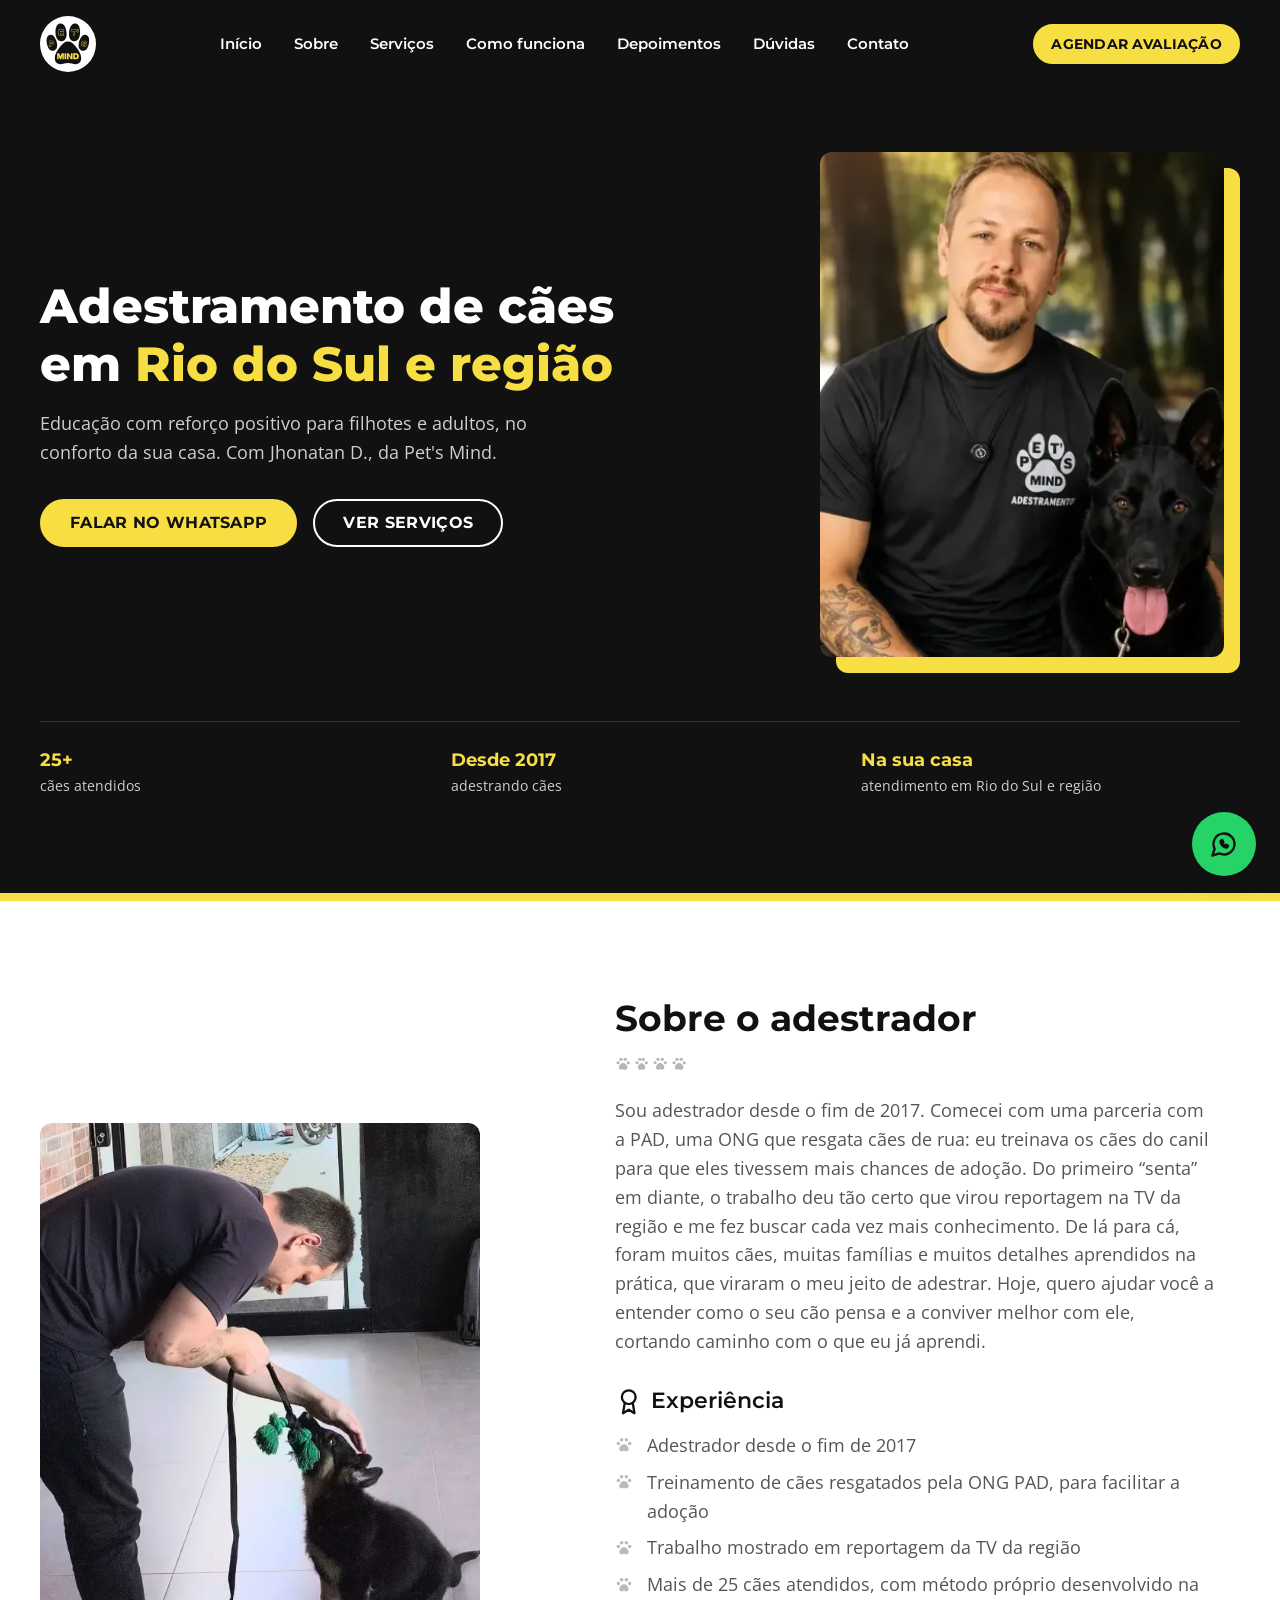
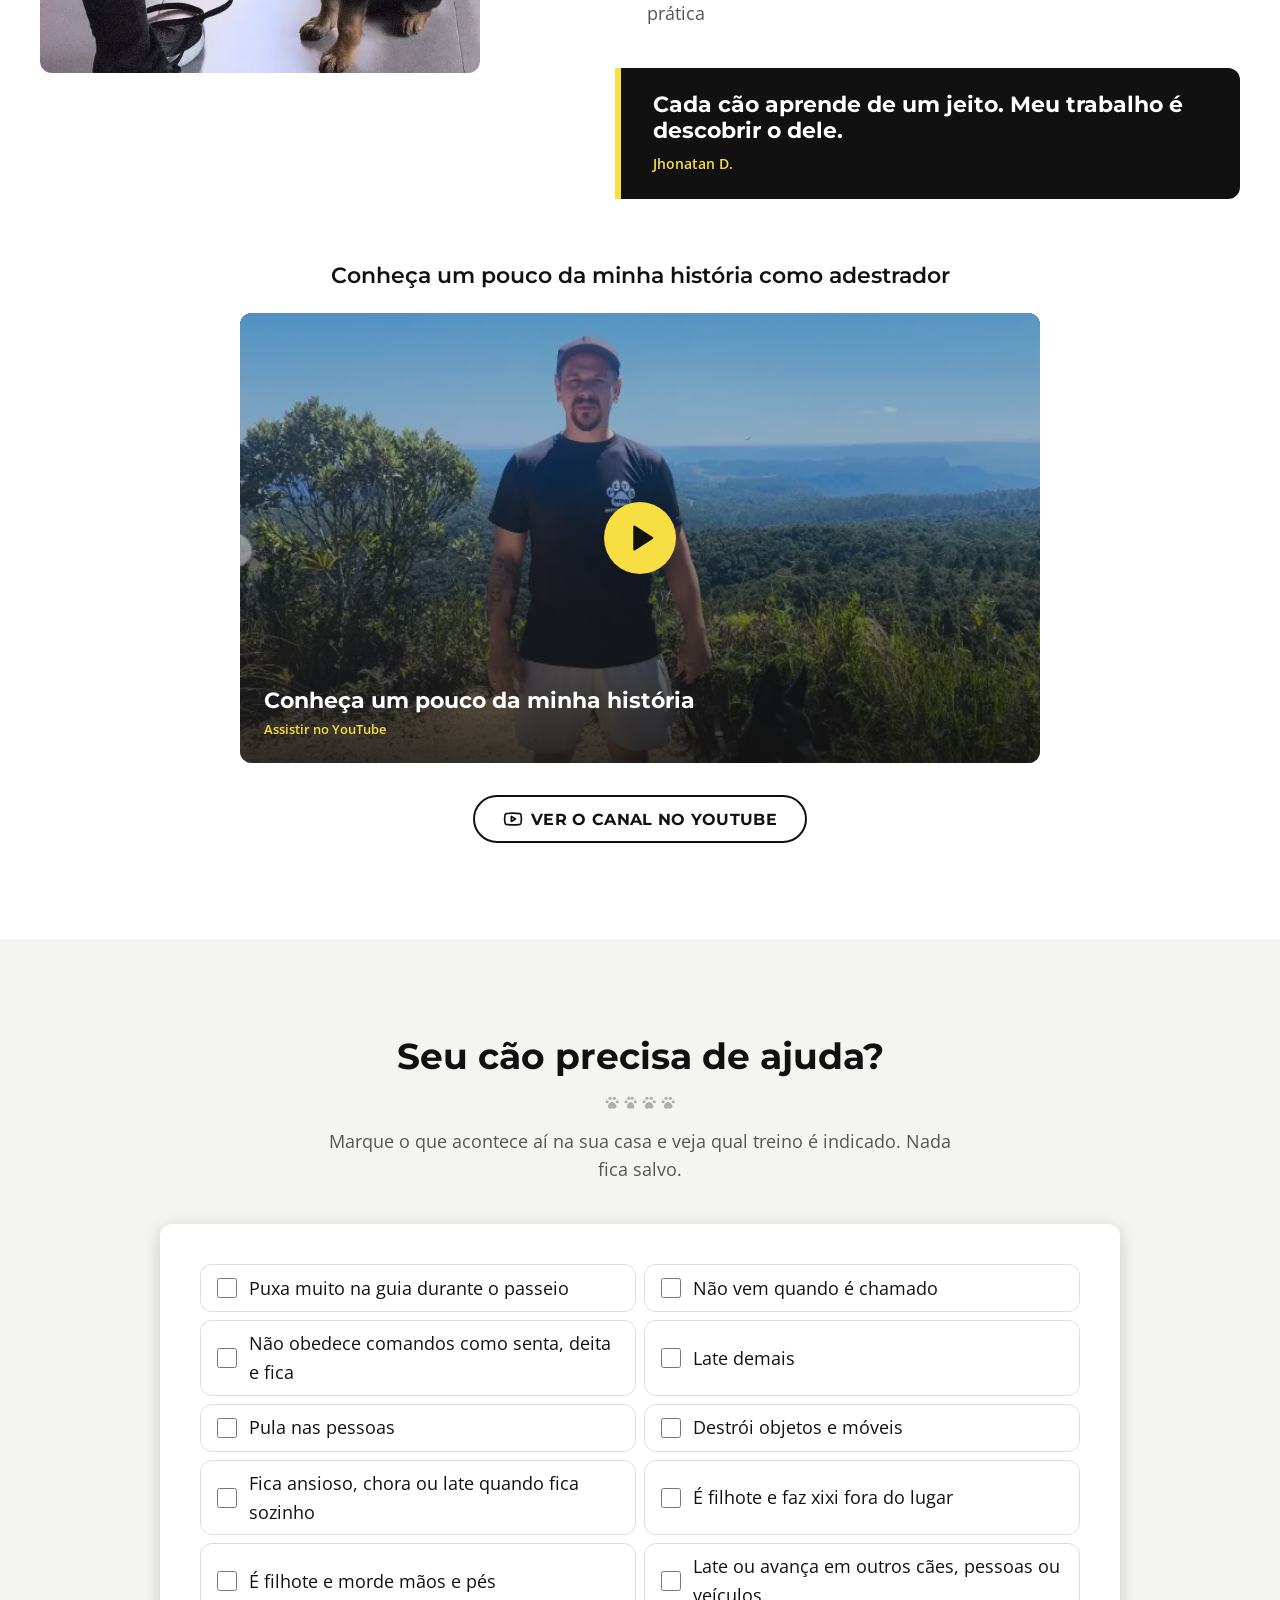
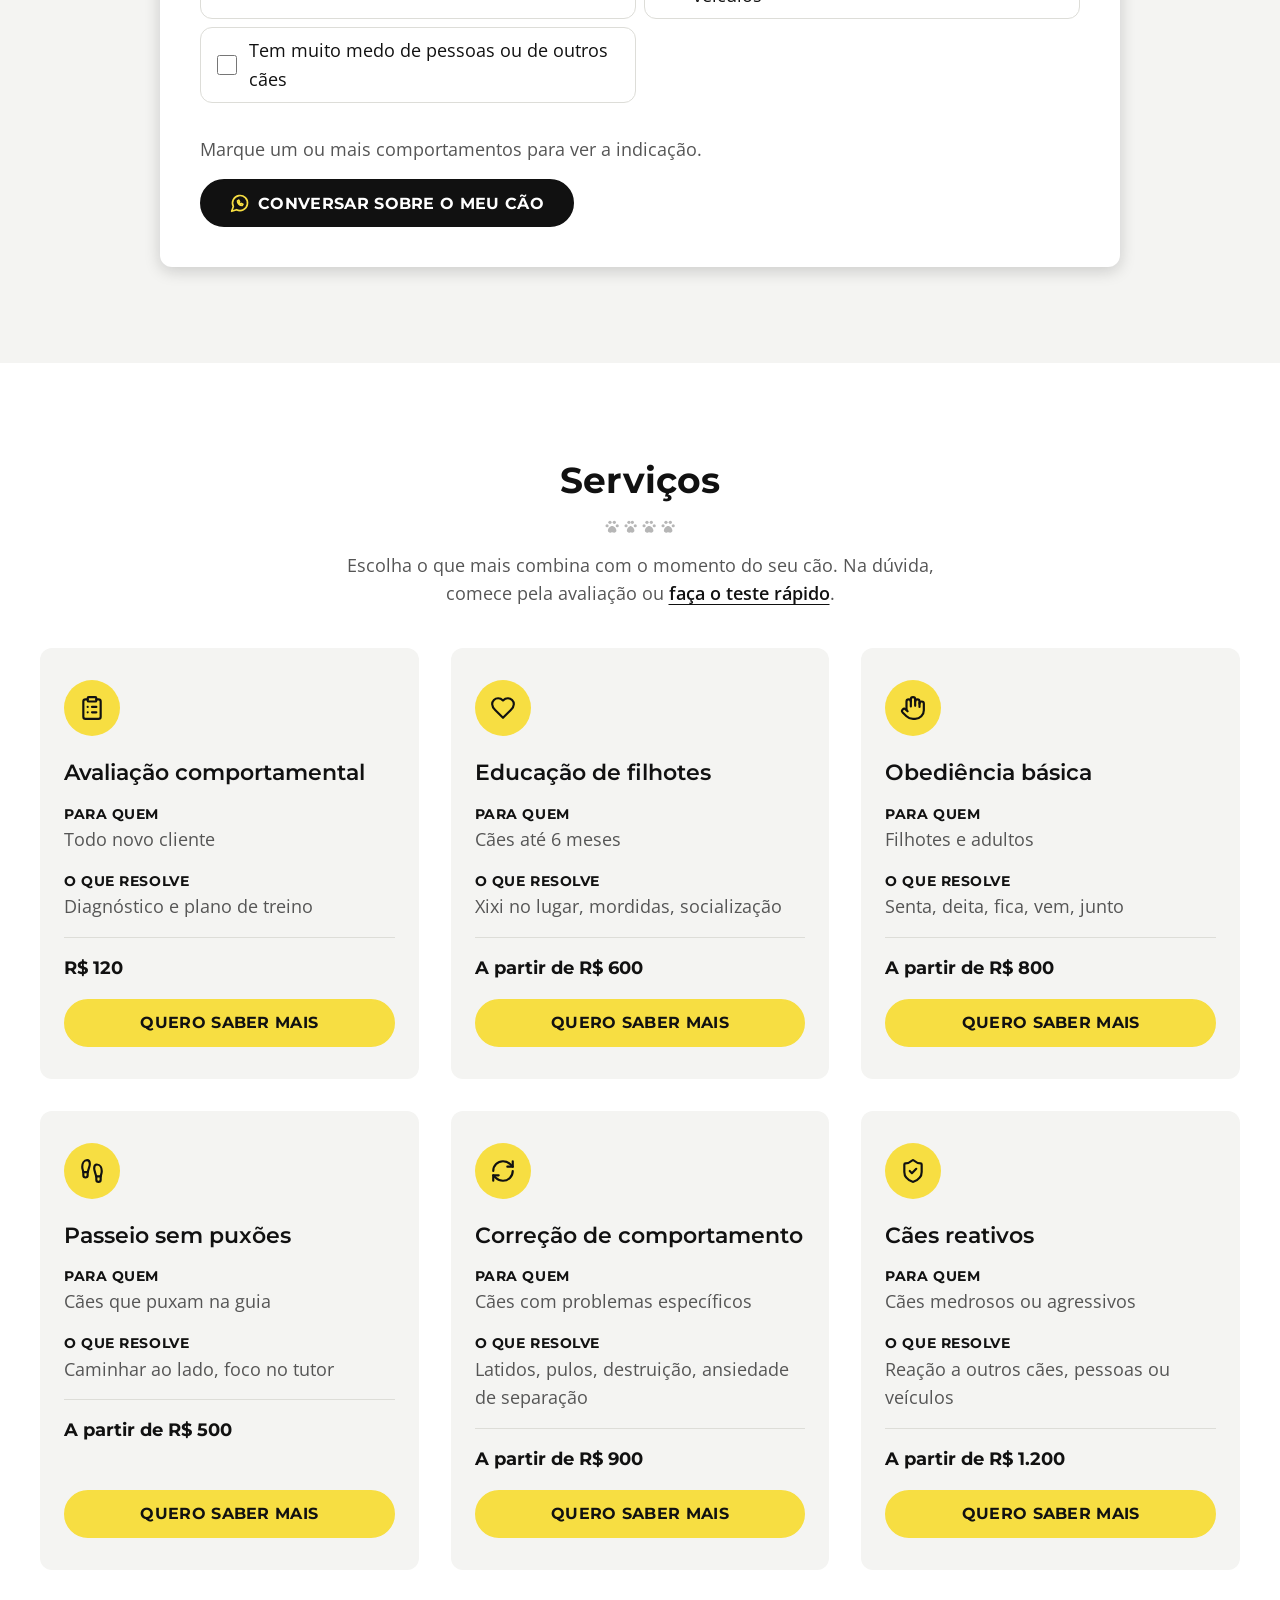
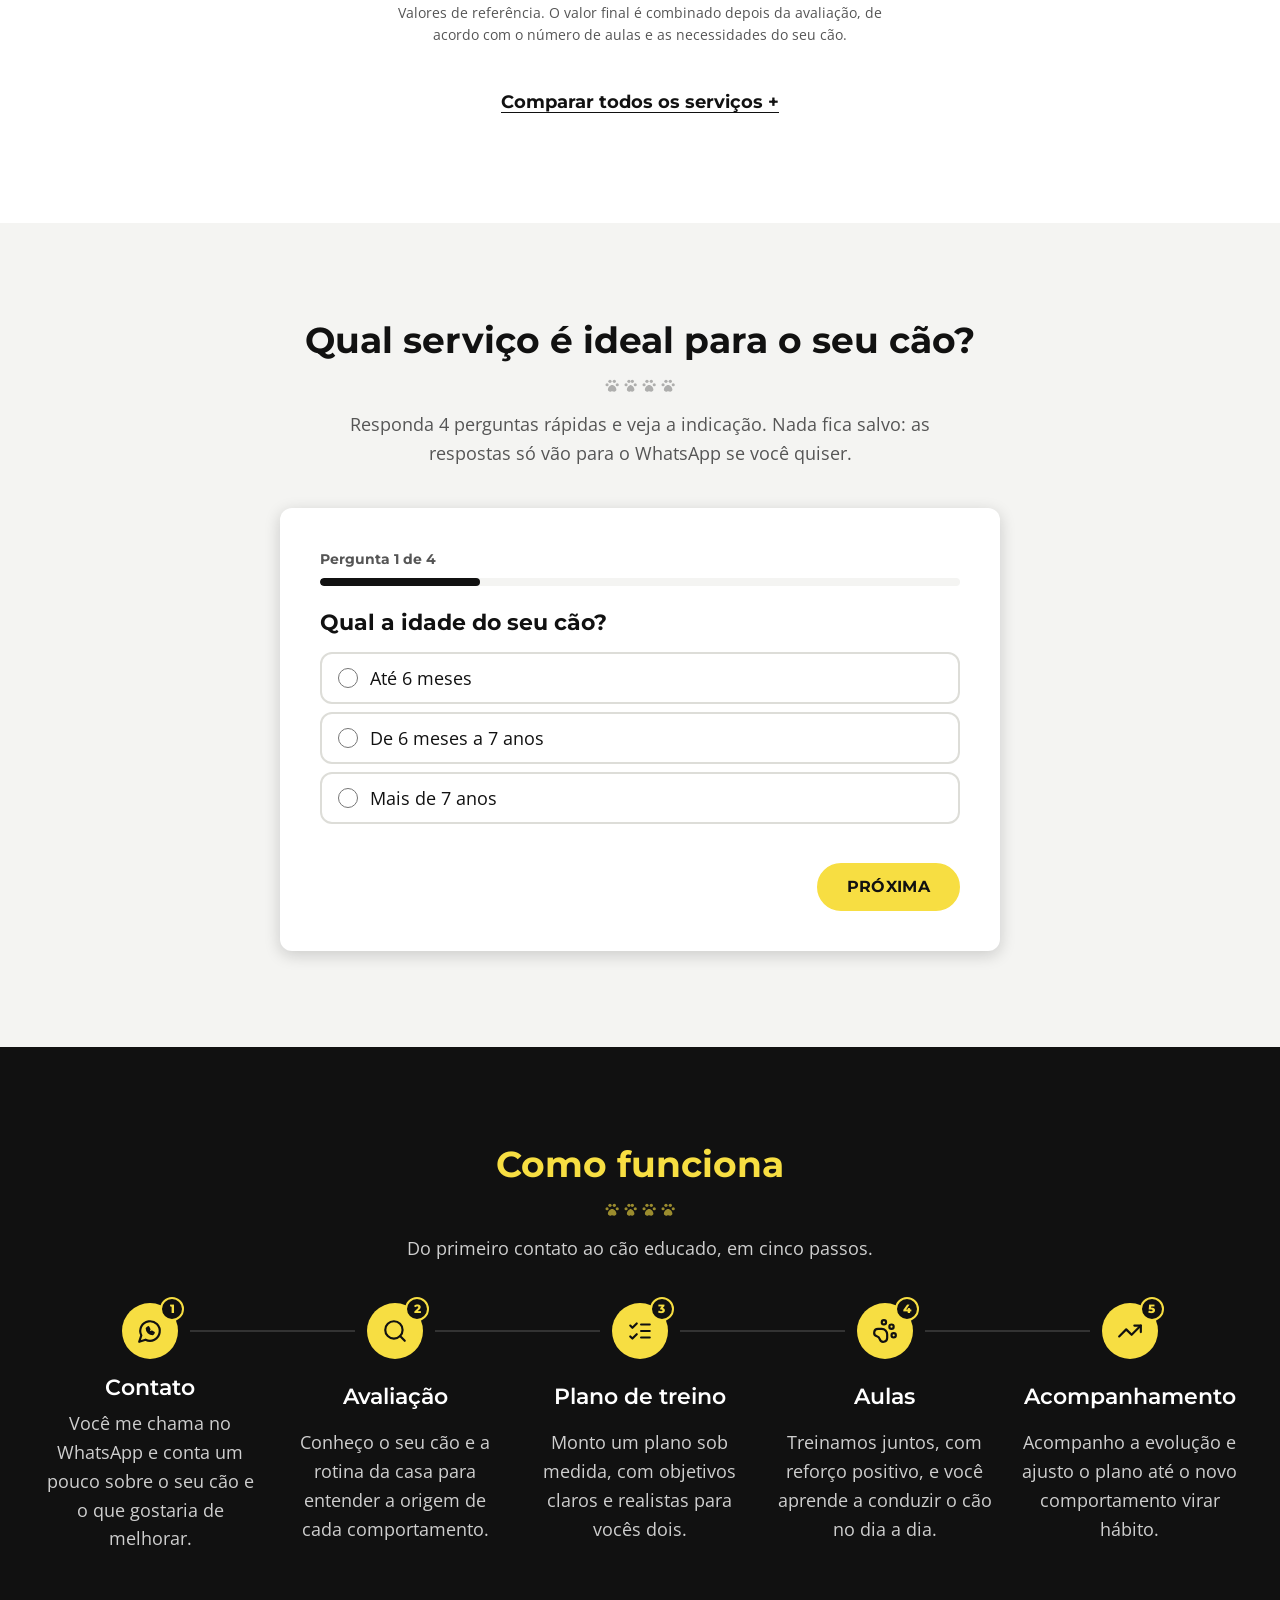
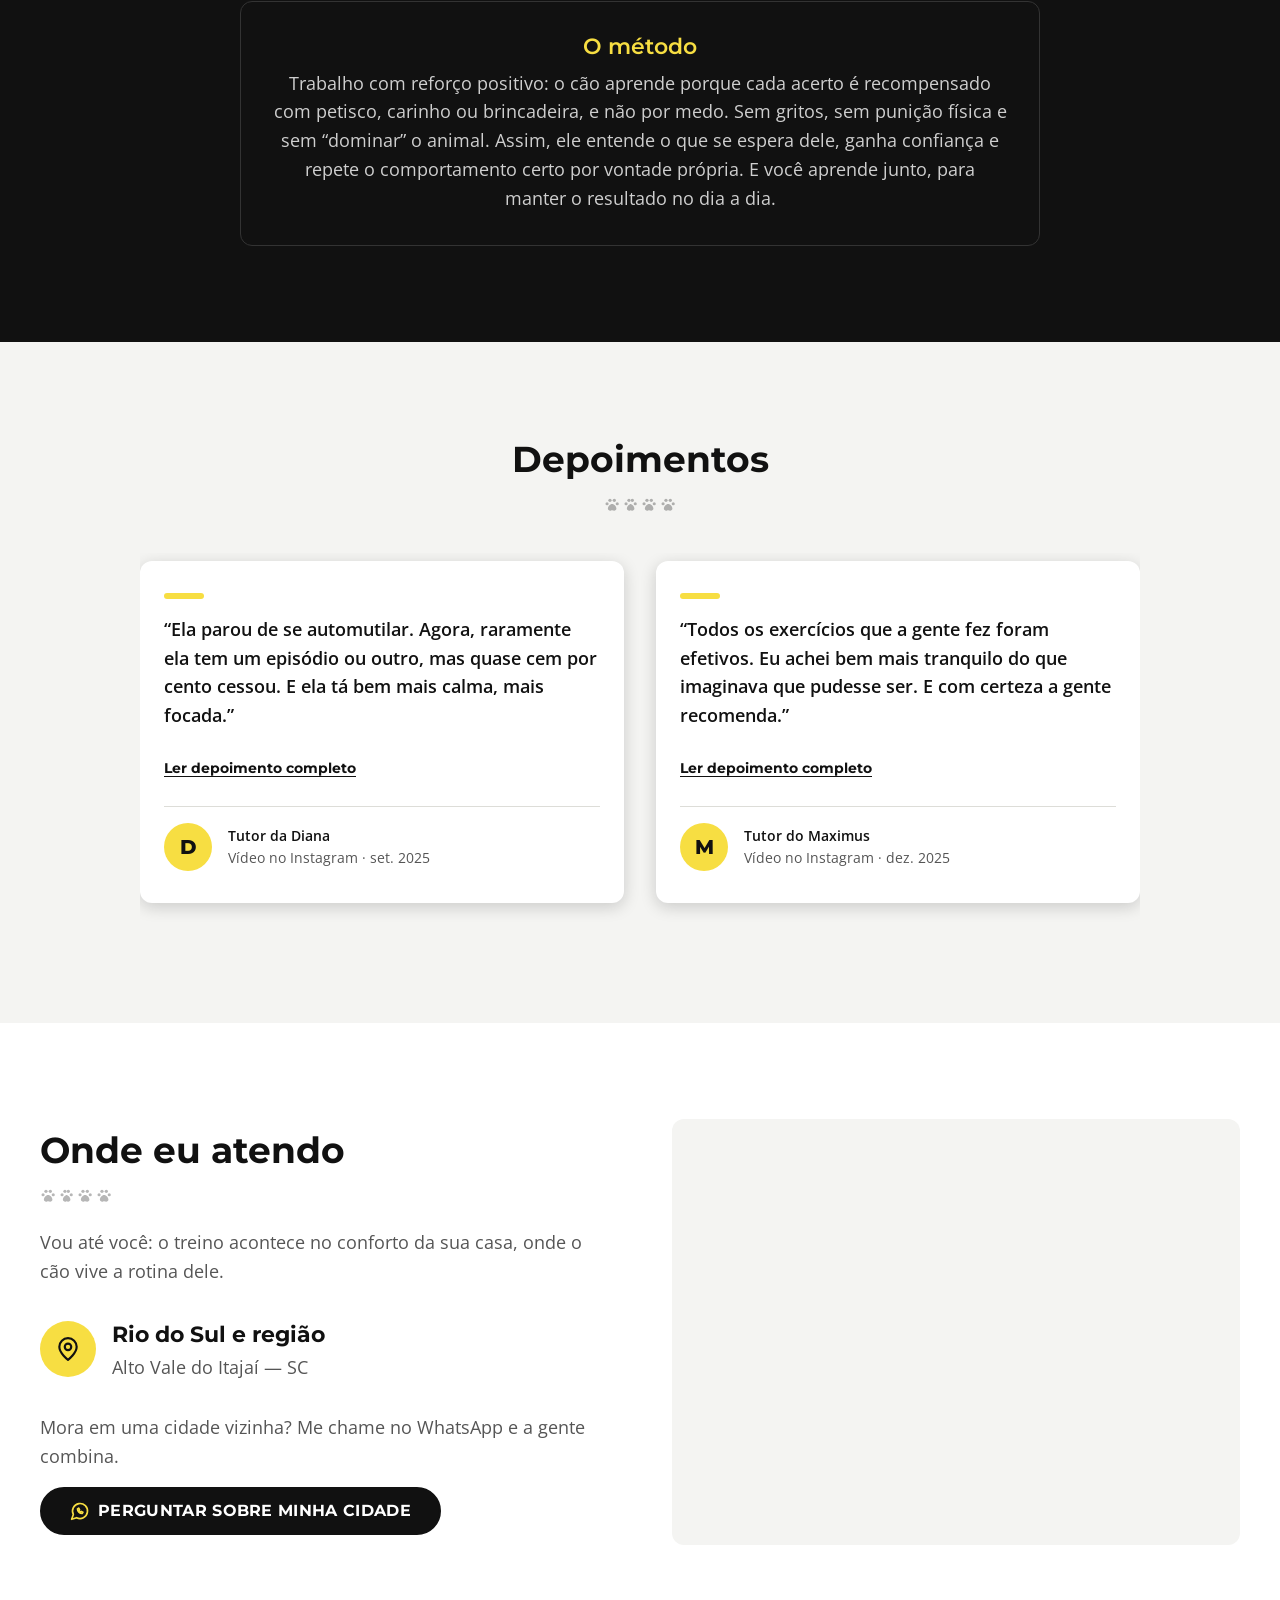
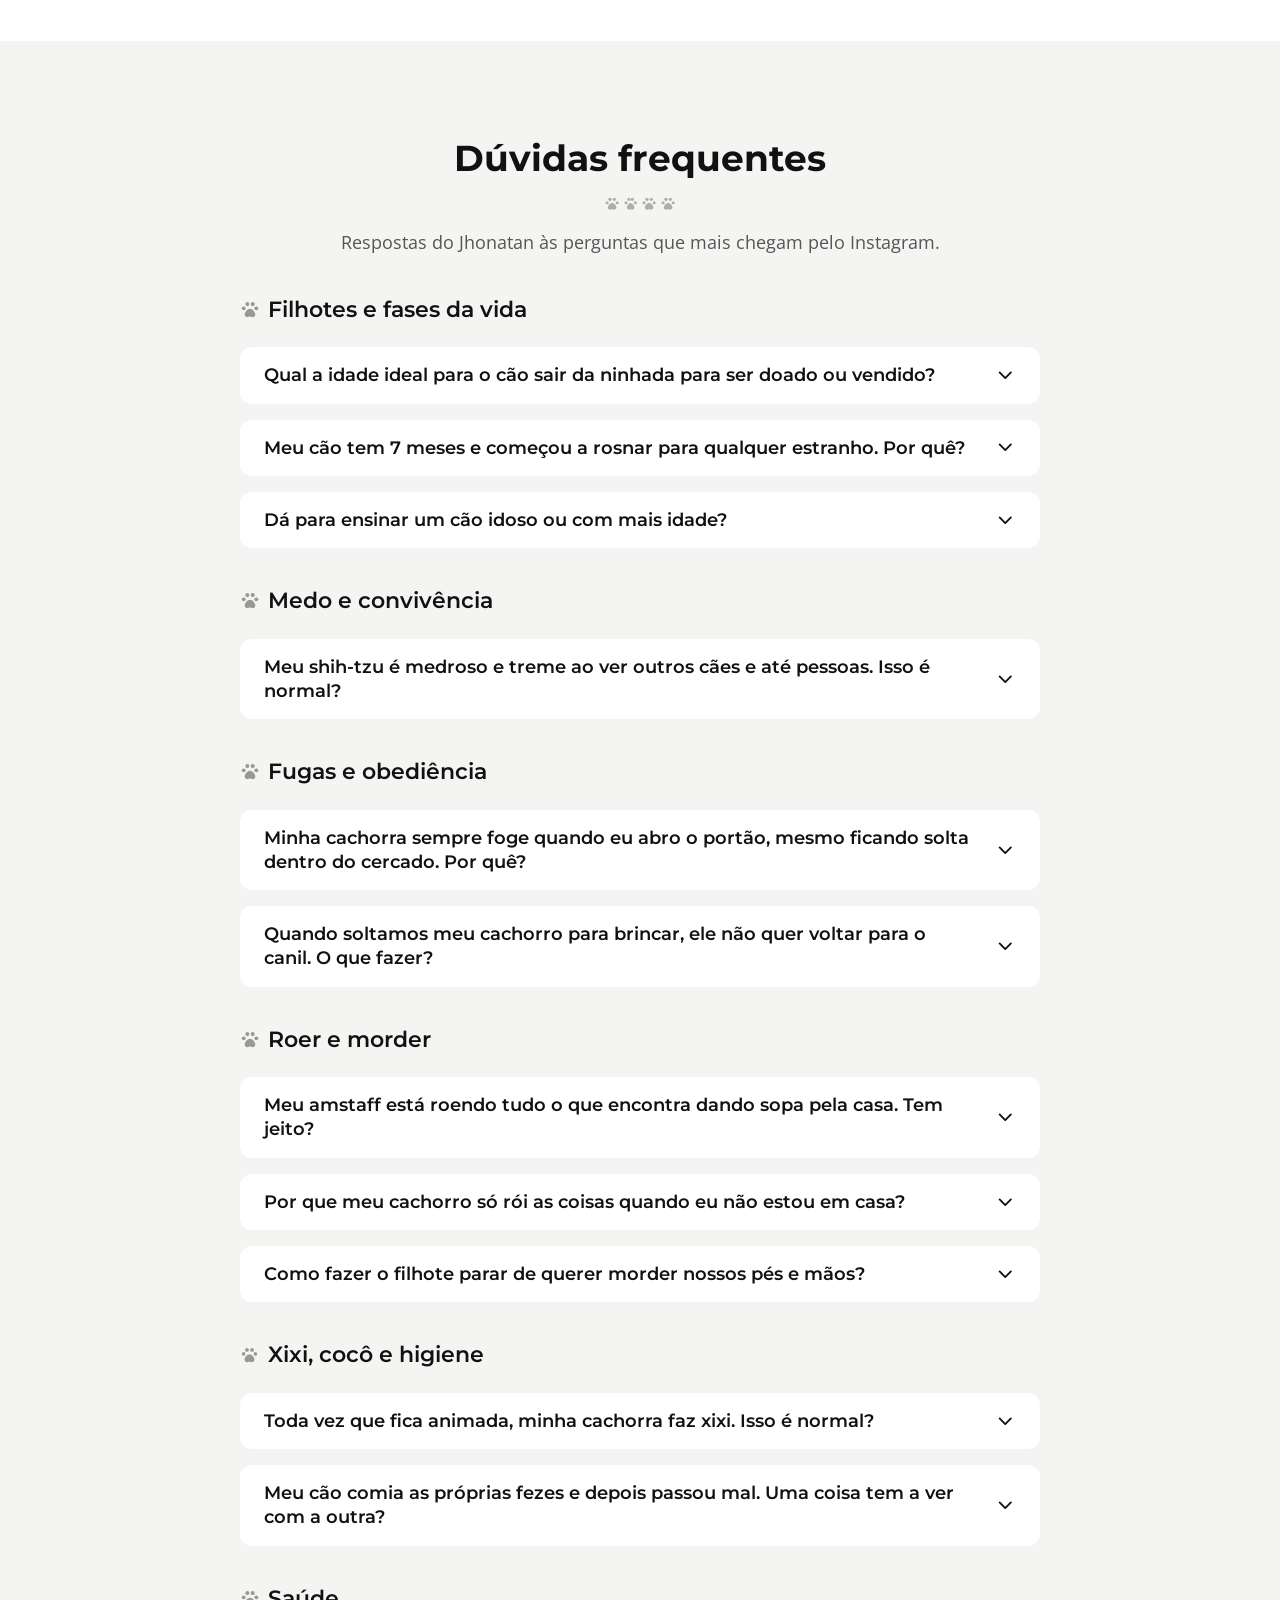
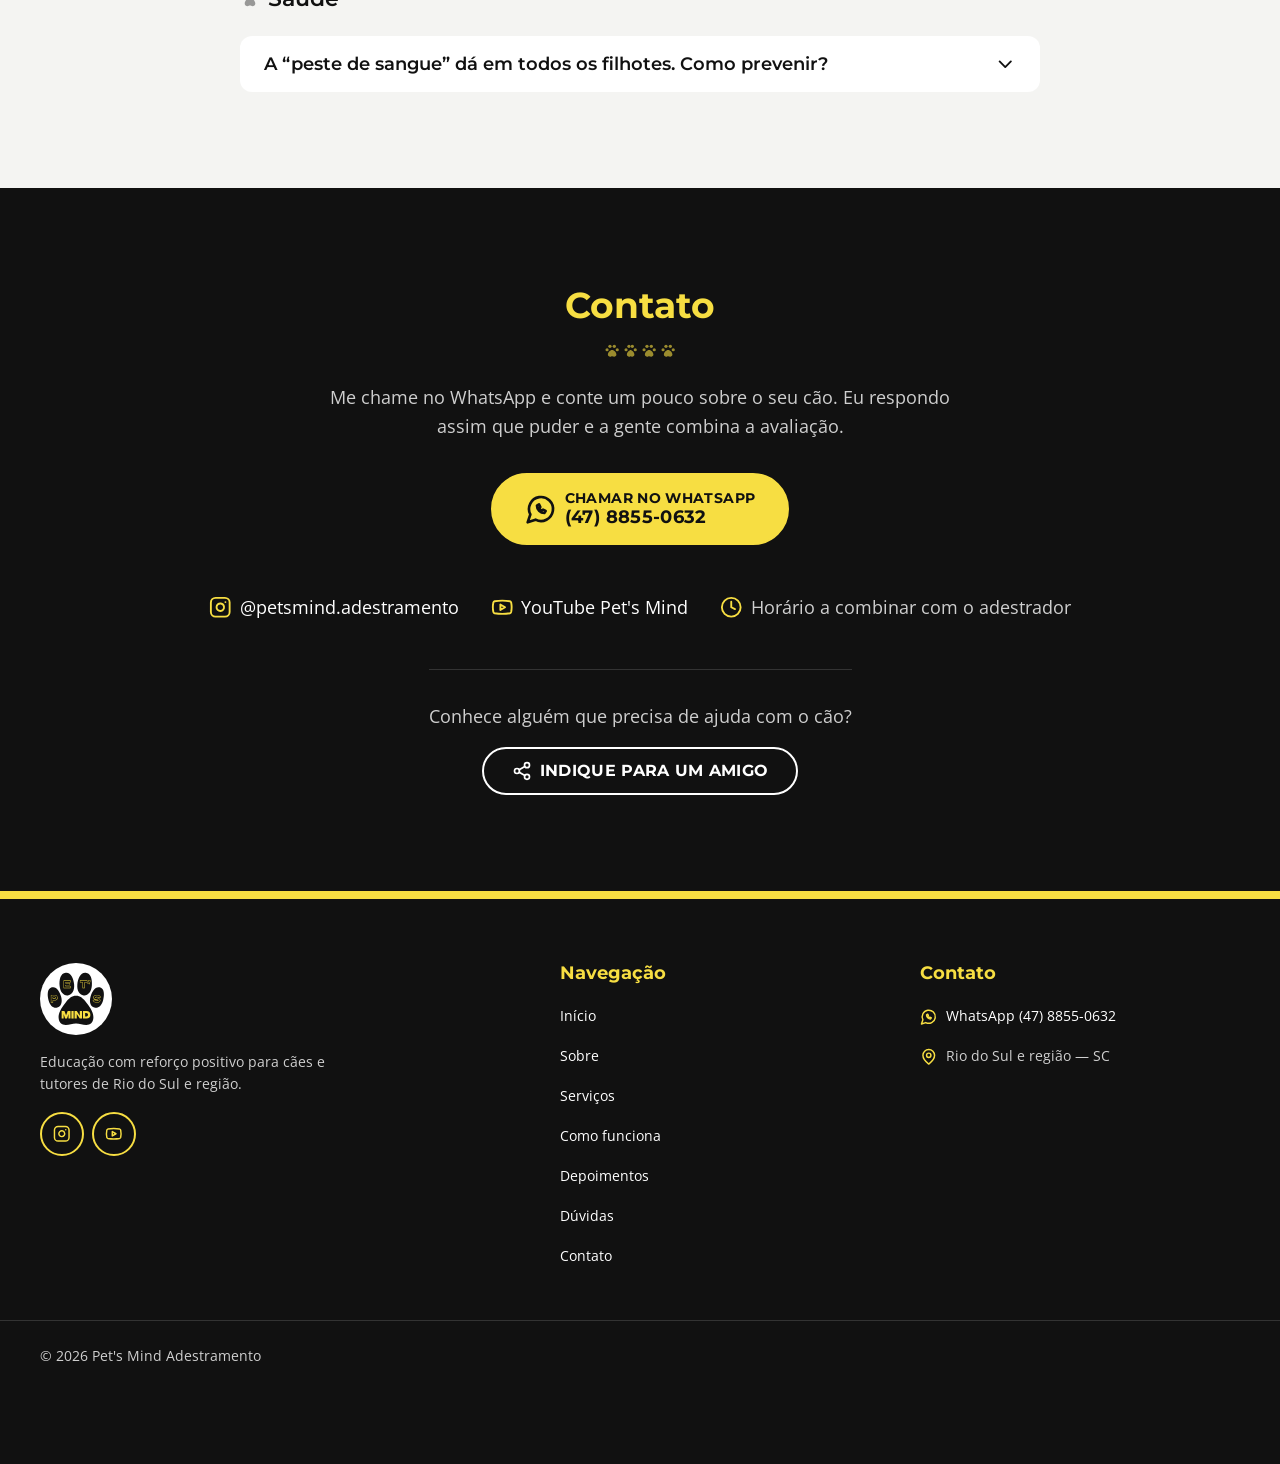
<file: index.html>
<!DOCTYPE html>
<html lang="pt-BR">
<head>
  <meta charset="UTF-8">
  <meta name="viewport" content="width=device-width, initial-scale=1">
  <!-- Marca que o JS está ativo antes de desenhar a página (evita o cabeçalho "pular") -->
  <script>document.documentElement.classList.add("js");</script>
  <title>Adestrador em Rio do Sul e Região | Pet's Mind Adestramento</title>
  <meta name="description" content="Adestramento de cães com reforço positivo em Rio do Sul e região. Filhotes, obediência e comportamento, na sua casa. Fale com Jhonatan D. no WhatsApp.">
  <link rel="canonical" href="https://lucaspagnoncelli.github.io/petsmind/">
  <meta name="theme-color" content="#111111">

  <!-- Prévia ao compartilhar o link (WhatsApp, Facebook, Instagram, X) -->
  <meta property="og:type" content="website">
  <meta property="og:locale" content="pt_BR">
  <meta property="og:site_name" content="Pet's Mind Adestramento">
  <meta property="og:url" content="https://lucaspagnoncelli.github.io/petsmind/">
  <meta property="og:title" content="Adestrador em Rio do Sul e Região | Pet's Mind Adestramento">
  <meta property="og:description" content="Adestramento de cães com reforço positivo, na sua casa. Filhotes, obediência e comportamento. Fale com Jhonatan D. no WhatsApp.">
  <meta property="og:image" content="https://lucaspagnoncelli.github.io/petsmind/assets/img/og-image.jpg">
  <meta property="og:image:type" content="image/jpeg">
  <meta property="og:image:width" content="1200">
  <meta property="og:image:height" content="630">
  <meta property="og:image:alt" content="Jhonatan D., da Pet's Mind Adestramento, com um cão preto ao lado do texto Adestramento de cães em Rio do Sul e região">
  <meta name="twitter:card" content="summary_large_image">
  <meta name="twitter:title" content="Adestrador em Rio do Sul e Região | Pet's Mind Adestramento">
  <meta name="twitter:description" content="Adestramento de cães com reforço positivo, na sua casa. Fale com Jhonatan D. no WhatsApp.">
  <meta name="twitter:image" content="https://lucaspagnoncelli.github.io/petsmind/assets/img/og-image.jpg">

  <link rel="icon" href="assets/img/logo/favicon.ico" sizes="32x32">
  <link rel="icon" href="assets/img/logo/logo.svg" type="image/svg+xml">
  <link rel="apple-touch-icon" href="assets/img/logo/apple-touch-icon.png">

  <!-- Carregamento prioritário: fonte do título principal e foto do topo -->
  <link rel="preload" href="assets/fonts/montserrat-800.woff2" as="font" type="font/woff2" crossorigin>
  <link rel="preload" href="assets/img/hero/jhonatan-com-cao.webp" as="image" type="image/webp" fetchpriority="high">

  <!-- Dados estruturados para o Google. Ao mudar preços, contatos ou perguntas no site, atualize aqui também. -->
  <script type="application/ld+json">
  {
    "@context": "https://schema.org",
    "@type": "ProfessionalService",
    "@id": "https://lucaspagnoncelli.github.io/petsmind/#negocio",
    "name": "Pet's Mind Adestramento",
    "description": "Adestramento de cães com reforço positivo em Rio do Sul e região. Sem endereço físico: o atendimento é feito na casa do tutor. Com Jhonatan D.",
    "url": "https://lucaspagnoncelli.github.io/petsmind/",
    "logo": "https://lucaspagnoncelli.github.io/petsmind/assets/img/logo/logo-512.png",
    "image": "https://lucaspagnoncelli.github.io/petsmind/assets/img/og-image.jpg",
    "telephone": "+55-47-8855-0632",
    "priceRange": "R$ 120 a R$ 1.200",
    "areaServed": {
      "@type": "AdministrativeArea",
      "name": "Rio do Sul e região, Alto Vale do Itajaí, SC"
    },
    "founder": {
      "@type": "Person",
      "name": "Jhonatan D."
    },
    "sameAs": [
      "https://www.instagram.com/petsmind.adestramento/",
      "https://www.youtube.com/@petsmind.adestramento"
    ],
    "hasOfferCatalog": {
      "@type": "OfferCatalog",
      "name": "Serviços de adestramento",
      "itemListElement": [
        {
          "@type": "Offer",
          "itemOffered": {
            "@type": "Service",
            "name": "Avaliação comportamental"
          },
          "price": "120",
          "priceCurrency": "BRL"
        },
        {
          "@type": "Offer",
          "itemOffered": {
            "@type": "Service",
            "name": "Educação de filhotes"
          },
          "priceSpecification": {
            "@type": "PriceSpecification",
            "minPrice": "600",
            "priceCurrency": "BRL"
          }
        },
        {
          "@type": "Offer",
          "itemOffered": {
            "@type": "Service",
            "name": "Obediência básica"
          },
          "priceSpecification": {
            "@type": "PriceSpecification",
            "minPrice": "800",
            "priceCurrency": "BRL"
          }
        },
        {
          "@type": "Offer",
          "itemOffered": {
            "@type": "Service",
            "name": "Passeio sem puxões"
          },
          "priceSpecification": {
            "@type": "PriceSpecification",
            "minPrice": "500",
            "priceCurrency": "BRL"
          }
        },
        {
          "@type": "Offer",
          "itemOffered": {
            "@type": "Service",
            "name": "Correção de comportamento"
          },
          "priceSpecification": {
            "@type": "PriceSpecification",
            "minPrice": "900",
            "priceCurrency": "BRL"
          }
        },
        {
          "@type": "Offer",
          "itemOffered": {
            "@type": "Service",
            "name": "Cães reativos"
          },
          "priceSpecification": {
            "@type": "PriceSpecification",
            "minPrice": "1200",
            "priceCurrency": "BRL"
          }
        }
      ]
    }
  }
  </script>
  <script type="application/ld+json">
  {
    "@context": "https://schema.org",
    "@type": "FAQPage",
    "mainEntity": [
      {
        "@type": "Question",
        "name": "Qual a idade ideal para o cão sair da ninhada para ser doado ou vendido?",
        "acceptedAnswer": {
          "@type": "Answer",
          "text": "Entre os 60 e 70 dias! Nessa idade, a mãe já ensinou a “etiqueta canina” e ele desmamou completamente. Retirar antes pode gerar problemas de sociabilidade com outros cães."
        }
      },
      {
        "@type": "Question",
        "name": "Meu cão tem 7 meses e começou a rosnar para qualquer estranho. Por quê?",
        "acceptedAnswer": {
          "@type": "Answer",
          "text": "Estamos falando de um cão que está entrando na “pré-adolescência”. Nessa fase, se abre na mente do cão o que chamamos de drive de defesa: ele começa a deixar a ingenuidade de filhote de lado e a ver “os perigos do mundo”. Mesmo que o perigo seja o carteiro!"
        }
      },
      {
        "@type": "Question",
        "name": "Dá para ensinar um cão idoso ou com mais idade?",
        "acceptedAnswer": {
          "@type": "Answer",
          "text": "Claro, dá sim! Desde os primeiros até o último dia de vida é possível adestrar um cão. Adestramento nada mais é que padronização de comportamento. Cada fase da vida tem suas limitações, que precisam ser levadas em consideração. No cão idoso, a neuroplasticidade (a capacidade de criar novos caminhos neuronais, ou seja, de aprender coisas novas) é prejudicada pela idade. Por isso, o treino exige um pouco mais de paciência da nossa parte, inclusive para corrigir hábitos como latir demais. Mas um cão idoso é capaz de aprender qualquer coisa. Então, cão velho aprende truque novo, sim!"
        }
      },
      {
        "@type": "Question",
        "name": "Meu shih-tzu é medroso e treme ao ver outros cães e até pessoas. Isso é normal?",
        "acceptedAnswer": {
          "@type": "Answer",
          "text": "Não. Nenhum cão tem medo naturalmente. Esse tipo de comportamento nasce de algum tipo de “trauma” ou de um manejo inadequado nas situações de medo. A forma de melhorar isso é com uma aproximação progressiva e controlada das coisas de que ele tem medo."
        }
      },
      {
        "@type": "Question",
        "name": "Minha cachorra sempre foge quando eu abro o portão, mesmo ficando solta dentro do cercado. Por quê?",
        "acceptedAnswer": {
          "@type": "Answer",
          "text": "Esse tipo de situação acontece por curiosidade mesmo. O mundo fora do cercado é cheio de estímulos, cheiros e outros cães, então eles saem em busca desses estímulos sempre que têm a chance. Nesse caso, cabe um trabalho de obediência básica para explicar ao cão, de uma forma que ele entenda, que ele não deve sair."
        }
      },
      {
        "@type": "Question",
        "name": "Quando soltamos meu cachorro para brincar, ele não quer voltar para o canil. O que fazer?",
        "acceptedAnswer": {
          "@type": "Answer",
          "text": "Ele acabou percebendo que é mais rápido que vocês e que, se correr, vai conseguir adiar a ida para o canil. Uma dica é tirá-lo do canil com guia e coleira, para vocês terem controle. Depois de algum tempo, ele deve esquecer esse comportamento de fugir."
        }
      },
      {
        "@type": "Question",
        "name": "Meu amstaff está roendo tudo o que encontra dando sopa pela casa. Tem jeito?",
        "acceptedAnswer": {
          "@type": "Answer",
          "text": "Estamos falando de um cão que costuma ter alto drive de caça, e é impossível tirar isso dele. Então, você precisa direcionar esse instinto de uma forma saudável, usando brinquedos, bolinha ou brincando de cabo de guerra. Esse tipo de brincadeira costuma ajudar. Outra coisa que ajuda é o cão ter o lugar dele, seja um canil ou um quarto no apartamento. Esse comportamento de roer é reflexo de um cão que recebeu liberdade antes da educação."
        }
      },
      {
        "@type": "Question",
        "name": "Por que meu cachorro só rói as coisas quando eu não estou em casa?",
        "acceptedAnswer": {
          "@type": "Answer",
          "text": "Aqui existem dois motivos. O primeiro pode ser o receio de ser repreendido: ele sabe que você não vai repreendê-lo se não estiver ali. Mas o motivo mais comum se chama ansiedade de separação. Nessa situação, o cão fica viciado na atenção do dono e, quando não tem essa atenção, enfrenta uma crise de ansiedade, quase uma abstinência. Ele acaba descontando essa ansiedade em objetos, às vezes em objetos que têm o cheiro do dono, como chinelos."
        }
      },
      {
        "@type": "Question",
        "name": "Como fazer o filhote parar de querer morder nossos pés e mãos?",
        "acceptedAnswer": {
          "@type": "Answer",
          "text": "Antes de pensar em como corrigir, vamos ao motivo de isso acontecer. Isso se deve ao nosso hábito de interagir com o cão pelo toque: fazendo carinho, pegando no colo etc. Uma vez que você toca o seu cão, ele se sente no direito de tocar também. Você toca com a mão, ele toca com a boca. Daí vem esse hábito, que pode se tornar inconveniente conforme o cão cresce. Então, procure interagir com o seu cão usando brinquedos e direcione a atenção dele para objetos, não para você. Isso vai resolver a questão."
        }
      },
      {
        "@type": "Question",
        "name": "Toda vez que fica animada, minha cachorra faz xixi. Isso é normal?",
        "acceptedAnswer": {
          "@type": "Answer",
          "text": "Não. Esse comportamento costuma ter duas raízes: ou ela está oferecendo um comportamento excessivamente submisso, ou aprendeu a ganhar atenção por meio das necessidades."
        }
      },
      {
        "@type": "Question",
        "name": "Meu cão comia as próprias fezes e depois passou mal. Uma coisa tem a ver com a outra?",
        "acceptedAnswer": {
          "@type": "Answer",
          "text": "Não creio que uma coisa tenha relação direta com a outra. Mas, sim, casos de coprofagia (o hábito de comer fezes) são mais comuns do que pensamos. Os cães que desenvolvem esse comportamento insalubre normalmente são ansiosos e agitados e, por conta de um manejo equivocado, acabam aprendendo a interagir com o dono por meio das fezes."
        }
      },
      {
        "@type": "Question",
        "name": "A “peste de sangue” dá em todos os filhotes. Como prevenir?",
        "acceptedAnswer": {
          "@type": "Answer",
          "text": "Provavelmente estamos falando da rangeliose canina. O principal vetor de transmissão dessa doença é uma espécie de carrapato. Então, pensando na prevenção, você pode aplicar um carrapaticida no ambiente onde fica o filhote. Existem também coleiras anticarrapato, que podem ajudar nesse controle. Observação importante: não sou veterinário. Recomendo sempre procurar um profissional da área, inclusive para tirar dúvidas."
        }
      }
    ]
  }
  </script>

  <link rel="stylesheet" href="assets/css/variables.css">
  <link rel="stylesheet" href="assets/css/base.css">
  <link rel="stylesheet" href="assets/css/sections.css">

  <script src="assets/js/config.js" defer></script>
  <script src="assets/js/whatsapp.js" defer></script>
  <script src="assets/js/links.js" defer></script>
  <script src="assets/js/menu.js" defer></script>
  <script src="assets/js/faq.js" defer></script>
  <script src="assets/js/carousel.js" defer></script>
  <script src="assets/js/video.js" defer></script>
  <script src="assets/js/mapa.js" defer></script>
  <script src="assets/js/sinais.js" defer></script>
  <script src="assets/js/quiz.js" defer></script>
  <script src="assets/js/compartilhar.js" defer></script>
</head>
<body>
  <!-- Ícones (estilo Lucide), reutilizados via elemento use -->
  <svg hidden xmlns="http://www.w3.org/2000/svg">
    <symbol id="icone-whatsapp" viewBox="0 0 24 24">
      <path d="M7.9 20A9 9 0 1 0 4 16.1L2 22Z"/>
      <path d="M9 9.5c0 3 2.5 5.5 5.5 5.5l1-1.5-2-1-1 .8a4 4 0 0 1-1.8-1.8l.8-1-1-2L9 9.5Z"/>
    </symbol>
    <symbol id="icone-instagram" viewBox="0 0 24 24">
      <rect width="20" height="20" x="2" y="2" rx="5" ry="5"/>
      <path d="M16 11.37A4 4 0 1 1 12.63 8 4 4 0 0 1 16 11.37z"/>
      <line x1="17.5" x2="17.51" y1="6.5" y2="6.5"/>
    </symbol>
    <symbol id="icone-youtube" viewBox="0 0 24 24">
      <path d="M2.5 17a24.12 24.12 0 0 1 0-10 2 2 0 0 1 1.4-1.4 49.56 49.56 0 0 1 16.2 0A2 2 0 0 1 21.5 7a24.12 24.12 0 0 1 0 10 2 2 0 0 1-1.4 1.4 49.55 49.55 0 0 1-16.2 0A2 2 0 0 1 2.5 17"/>
      <path d="m10 15 5-3-5-3z"/>
    </symbol>
    <symbol id="icone-local" viewBox="0 0 24 24">
      <path d="M20 10c0 6-8 12-8 12s-8-6-8-12a8 8 0 0 1 16 0Z"/>
      <circle cx="12" cy="10" r="3"/>
    </symbol>
    <symbol id="icone-avaliacao" viewBox="0 0 24 24">
      <rect width="8" height="4" x="8" y="2" rx="1" ry="1"/>
      <path d="M16 4h2a2 2 0 0 1 2 2v14a2 2 0 0 1-2 2H6a2 2 0 0 1-2-2V6a2 2 0 0 1 2-2h2"/>
      <path d="M12 11h4"/><path d="M12 16h4"/><path d="M8 11h.01"/><path d="M8 16h.01"/>
    </symbol>
    <symbol id="icone-filhote" viewBox="0 0 24 24">
      <path d="M19 14c1.49-1.46 3-3.21 3-5.5A5.5 5.5 0 0 0 16.5 3c-1.76 0-3 .5-4.5 2-1.5-1.5-2.74-2-4.5-2A5.5 5.5 0 0 0 2 8.5c0 2.3 1.5 4.05 3 5.5l7 7Z"/>
    </symbol>
    <symbol id="icone-obediencia" viewBox="0 0 24 24">
      <path d="M18 11V6a2 2 0 0 0-2-2a2 2 0 0 0-2 2"/>
      <path d="M14 10V4a2 2 0 0 0-2-2a2 2 0 0 0-2 2v2"/>
      <path d="M10 10.5V6a2 2 0 0 0-2-2a2 2 0 0 0-2 2v8"/>
      <path d="M18 8a2 2 0 1 1 4 0v6a8 8 0 0 1-8 8h-2c-2.8 0-4.5-.86-5.99-2.34l-3.6-3.6a2 2 0 0 1 2.83-2.82L7 15"/>
    </symbol>
    <symbol id="icone-passeio" viewBox="0 0 24 24">
      <path d="M4 16v-2.38C4 11.5 2.97 10.5 3 8c.03-2.72 1.49-6 4.5-6C9.37 2 10 3.8 10 5.5c0 3.11-2 5.66-2 8.68V16a2 2 0 1 1-4 0Z"/>
      <path d="M20 20v-2.38c0-2.12 1.03-3.12 1-5.62-.03-2.72-1.49-6-4.5-6C14.63 6 14 7.8 14 9.5c0 3.11 2 5.66 2 8.68V20a2 2 0 1 0 4 0Z"/>
      <path d="M16 17h4"/><path d="M4 13h4"/>
    </symbol>
    <symbol id="icone-comportamento" viewBox="0 0 24 24">
      <path d="M3 12a9 9 0 0 1 9-9 9.75 9.75 0 0 1 6.74 2.74L21 8"/><path d="M21 3v5h-5"/>
      <path d="M21 12a9 9 0 0 1-9 9 9.75 9.75 0 0 1-6.74-2.74L3 16"/><path d="M8 16H3v5"/>
    </symbol>
    <symbol id="icone-reativo" viewBox="0 0 24 24">
      <path d="M20 13c0 5-3.5 7.5-7.66 8.95a1 1 0 0 1-.67-.01C7.5 20.5 4 18 4 13V6a1 1 0 0 1 1-1c2 0 4.5-1.2 6.24-2.72a1.17 1.17 0 0 1 1.52 0C14.51 3.81 17 5 19 5a1 1 0 0 1 1 1z"/>
      <path d="m9 12 2 2 4-4"/>
    </symbol>
    <symbol id="icone-busca" viewBox="0 0 24 24">
      <circle cx="11" cy="11" r="8"/><path d="m21 21-4.3-4.3"/>
    </symbol>
    <symbol id="icone-plano" viewBox="0 0 24 24">
      <path d="m3 17 2 2 4-4"/><path d="m3 7 2 2 4-4"/><path d="M13 6h8"/><path d="M13 12h8"/><path d="M13 18h8"/>
    </symbol>
    <symbol id="icone-pegada" viewBox="0 0 24 24">
      <circle cx="11" cy="4" r="2"/><circle cx="18" cy="8" r="2"/><circle cx="20" cy="16" r="2"/>
      <path d="M9 10a5 5 0 0 1 5 5v3.5a3.5 3.5 0 0 1-6.84 1.045Q6.52 17.48 4.46 16.84A3.5 3.5 0 0 1 5.5 10Z"/>
    </symbol>
    <symbol id="icone-evolucao" viewBox="0 0 24 24">
      <polyline points="22 7 13.5 15.5 8.5 10.5 2 17"/><polyline points="16 7 22 7 22 13"/>
    </symbol>
    <symbol id="icone-formacao" viewBox="0 0 24 24">
      <circle cx="12" cy="8" r="6"/><path d="M15.477 12.89 17 22l-5-3-5 3 1.523-9.11"/>
    </symbol>
    <symbol id="icone-play" viewBox="0 0 24 24">
      <polygon points="6 3 20 12 6 21 6 3"/>
    </symbol>
    <symbol id="icone-anterior" viewBox="0 0 24 24">
      <path d="m15 18-6-6 6-6"/>
    </symbol>
    <symbol id="icone-proximo" viewBox="0 0 24 24">
      <path d="m9 18 6-6-6-6"/>
    </symbol>
    <symbol id="icone-abrir" viewBox="0 0 24 24">
      <path d="m6 9 6 6 6-6"/>
    </symbol>
    <symbol id="icone-compartilhar" viewBox="0 0 24 24">
      <circle cx="18" cy="5" r="3"/><circle cx="6" cy="12" r="3"/><circle cx="18" cy="19" r="3"/>
      <line x1="8.59" x2="15.42" y1="13.51" y2="17.49"/><line x1="15.41" x2="8.59" y1="6.51" y2="10.49"/>
    </symbol>
    <symbol id="icone-relogio" viewBox="0 0 24 24">
      <circle cx="12" cy="12" r="10"/><polyline points="12 6 12 12 16 14"/>
    </symbol>
  </svg>

  <a class="pular-link" href="#conteudo">Pular para o conteúdo</a>

  <!-- ===================== CABEÇALHO ===================== -->
  <header class="cabecalho" data-cabecalho>
    <div class="container cabecalho__interno">
      <a class="logo cabecalho__logo" href="#inicio">
        <img class="logo__img" src="assets/img/logo/logo.svg" alt="Pet's Mind Adestramento — voltar ao início" width="56" height="56">
      </a>

      <nav class="cabecalho__nav" id="menu-principal" aria-label="Menu principal" data-menu>
        <ul class="nav__lista">
          <li><a class="nav__link" href="#inicio">Início</a></li>
          <li><a class="nav__link" href="#sobre">Sobre</a></li>
          <li><a class="nav__link" href="#servicos">Serviços</a></li>
          <li><a class="nav__link" href="#como-funciona">Como funciona</a></li>
          <li><a class="nav__link" href="#depoimentos">Depoimentos</a></li>
          <li><a class="nav__link" href="#duvidas">Dúvidas</a></li>
          <li><a class="nav__link" href="#contato">Contato</a></li>
        </ul>
      </nav>

      <a class="btn btn--primario btn--pequeno cabecalho__cta" href="#contato" data-whatsapp data-servico="Avaliação comportamental">Agendar avaliação</a>

      <!-- Menu hambúrguer (celular/tablet): ativado pelo menu.js; sem JS, fica escondido -->
      <button class="menu-botao" type="button" aria-expanded="false" aria-controls="menu-principal" data-menu-botao hidden>
        <span class="menu-botao__icone" aria-hidden="true"></span>
        <span class="visualmente-oculto" data-menu-rotulo>Abrir menu</span>
      </button>
    </div>
  </header>

  <main id="conteudo">
    <!-- ===================== HERO ===================== -->
    <section class="secao secao--escura hero" id="inicio" aria-labelledby="inicio-titulo">
      <div class="container hero__grade">
        <div class="hero__conteudo">
          <h1 class="hero__titulo" id="inicio-titulo">Adestramento de cães em <span class="hero__titulo-destaque">Rio do Sul e região</span></h1>
          <p class="hero__subtitulo">Educação com reforço positivo para filhotes e adultos, no conforto da sua casa. Com Jhonatan D., da Pet's Mind.</p>
          <div class="botoes">
            <a class="btn btn--primario" href="#contato" data-whatsapp>Falar no WhatsApp</a>
            <a class="btn btn--secundario" href="#servicos">Ver serviços</a>
          </div>
        </div>
        <div class="hero__midia">
          <img class="hero__foto" src="assets/img/hero/jhonatan-com-cao.webp" width="392" height="490" fetchpriority="high" alt="Jhonatan D., adestrador da Pet's Mind, sorrindo ao lado de um cão preto">
        </div>
      </div>
      <div class="container">
        <ul class="hero__confianca">
          <li class="hero__confianca-item">
            <strong class="hero__confianca-valor">25+</strong>
            <span>cães atendidos</span>
          </li>
          <li class="hero__confianca-item">
            <strong class="hero__confianca-valor">Desde 2017</strong>
            <span>adestrando cães</span>
          </li>
          <li class="hero__confianca-item">
            <strong class="hero__confianca-valor">Na sua casa</strong>
            <span>atendimento em Rio do Sul e região</span>
          </li>
        </ul>
      </div>
    </section>

    <!-- ===================== SOBRE ===================== -->
    <section class="secao secao--clara sobre" id="sobre" aria-labelledby="sobre-titulo">
      <div class="container sobre__grade">
        <div class="sobre__midia">
          <img class="sobre__foto" src="assets/img/sobre/jhonatan-treinando-filhote.webp" srcset="assets/img/sobre/jhonatan-treinando-filhote-360.webp 360w, assets/img/sobre/jhonatan-treinando-filhote.webp 577w" sizes="(min-width: 472px) 440px, calc(100vw - 32px)" width="577" height="721" loading="lazy" alt="Jhonatan D. treinando um filhote de pastor-alemão com guia e brinquedo de corda">
        </div>
        <div class="sobre__conteudo">
          <h2 class="secao__titulo" id="sobre-titulo">Sobre o adestrador</h2>
          <p class="sobre__texto">Sou adestrador desde o fim de 2017. Comecei com uma parceria com a PAD, uma ONG que resgata cães de rua: eu treinava os cães do canil para que eles tivessem mais chances de adoção. Do primeiro “senta” em diante, o trabalho deu tão certo que virou reportagem na TV da região e me fez buscar cada vez mais conhecimento. De lá para cá, foram muitos cães, muitas famílias e muitos detalhes aprendidos na prática, que viraram o meu jeito de adestrar. Hoje, quero ajudar você a entender como o seu cão pensa e a conviver melhor com ele, cortando caminho com o que eu já aprendi.</p>
          <h3 class="sobre__subtitulo"><svg class="icone" aria-hidden="true" focusable="false"><use href="#icone-formacao"/></svg>Experiência</h3>
          <ul class="lista-pegadas sobre__formacoes">
            <li>Adestrador desde o fim de 2017</li>
            <li>Treinamento de cães resgatados pela ONG PAD, para facilitar a adoção</li>
            <li>Trabalho mostrado em reportagem da TV da região</li>
            <li>Mais de 25 cães atendidos, com método próprio desenvolvido na prática</li>
          </ul>
          <blockquote class="destaque">
            <p>Cada cão aprende de um jeito. Meu trabalho é descobrir o dele.</p>
            <footer class="destaque__autor">Jhonatan D.</footer>
          </blockquote>
        </div>
      </div>

      <div class="container sobre__video">
        <h3 class="sobre__video-titulo">Conheça um pouco da minha história como adestrador</h3>
        <!-- Sem JS, o link abre o vídeo no YouTube. Na Parte 3, o clique troca a capa (foto local)
             pelo player youtube-nocookie.com, carregado só nesse momento. -->
        <div class="video" data-youtube-id="eS8RAt--nu4">
          <a class="video__capa video__capa--foto" href="https://www.youtube.com/watch?v=eS8RAt--nu4" target="_blank" rel="noopener">
            <img src="assets/img/sobre/capa-video-historia.webp" srcset="assets/img/sobre/capa-video-historia-420.webp 420w, assets/img/sobre/capa-video-historia.webp 707w" sizes="(min-width: 832px) 800px, calc(100vw - 32px)" width="707" height="398" loading="lazy" alt="">
            <span class="video__play"><svg class="icone" aria-hidden="true" focusable="false"><use href="#icone-play"/></svg></span>
            <span class="video__legenda">
              <span class="video__titulo">Conheça um pouco da minha história</span>
              <span class="video__origem">Assistir no YouTube<span class="visualmente-oculto"> (abre em nova aba)</span></span>
            </span>
          </a>
        </div>
        <a class="btn btn--secundario sobre__canal" href="https://www.youtube.com/@petsmind.adestramento" data-link="youtube">
          <svg class="icone" aria-hidden="true" focusable="false"><use href="#icone-youtube"/></svg>
          <span>Ver o canal no YouTube</span>
        </a>
      </div>
    </section>

    <!-- ===================== SINAIS ===================== -->
    <section class="secao secao--cinza sinais" id="sinais" aria-labelledby="sinais-titulo">
      <div class="container">
        <header class="secao__cabecalho secao__cabecalho--centro">
          <h2 class="secao__titulo" id="sinais-titulo">Seu cão precisa de ajuda?</h2>
          <p class="secao__texto">Marque o que acontece aí na sua casa e veja qual treino é indicado. Nada fica salvo.</p>
        </header>
        <div class="sinais__caixa cartao" data-sinais>
          <fieldset class="sinais__lista">
            <legend class="visualmente-oculto">Comportamentos do seu cão</legend>
              <label class="sinal">
                <input class="sinal__caixa" type="checkbox" value="puxa muito na guia" data-rotulo="puxa muito na guia" data-servico-indicado="Passeio sem puxões">
                <span>Puxa muito na guia durante o passeio</span>
              </label>
              <label class="sinal">
                <input class="sinal__caixa" type="checkbox" value="não vem quando é chamado" data-rotulo="não vem quando é chamado" data-servico-indicado="Obediência básica">
                <span>Não vem quando é chamado</span>
              </label>
              <label class="sinal">
                <input class="sinal__caixa" type="checkbox" value="não obedece comandos básicos" data-rotulo="não obedece comandos básicos" data-servico-indicado="Obediência básica">
                <span>Não obedece comandos como senta, deita e fica</span>
              </label>
              <label class="sinal">
                <input class="sinal__caixa" type="checkbox" value="late demais" data-rotulo="late demais" data-servico-indicado="Correção de comportamento">
                <span>Late demais</span>
              </label>
              <label class="sinal">
                <input class="sinal__caixa" type="checkbox" value="pula nas pessoas" data-rotulo="pula nas pessoas" data-servico-indicado="Correção de comportamento">
                <span>Pula nas pessoas</span>
              </label>
              <label class="sinal">
                <input class="sinal__caixa" type="checkbox" value="destrói objetos e móveis" data-rotulo="destrói objetos e móveis" data-servico-indicado="Correção de comportamento">
                <span>Destrói objetos e móveis</span>
              </label>
              <label class="sinal">
                <input class="sinal__caixa" type="checkbox" value="fica ansioso quando está sozinho" data-rotulo="fica ansioso quando está sozinho" data-servico-indicado="Correção de comportamento">
                <span>Fica ansioso, chora ou late quando fica sozinho</span>
              </label>
              <label class="sinal">
                <input class="sinal__caixa" type="checkbox" value="é filhote e faz xixi fora do lugar" data-rotulo="é filhote e faz xixi fora do lugar" data-servico-indicado="Educação de filhotes">
                <span>É filhote e faz xixi fora do lugar</span>
              </label>
              <label class="sinal">
                <input class="sinal__caixa" type="checkbox" value="é filhote e morde mãos e pés" data-rotulo="é filhote e morde mãos e pés" data-servico-indicado="Educação de filhotes">
                <span>É filhote e morde mãos e pés</span>
              </label>
              <label class="sinal">
                <input class="sinal__caixa" type="checkbox" value="reage a outros cães, pessoas ou veículos" data-rotulo="reage a outros cães, pessoas ou veículos" data-servico-indicado="Cães reativos">
                <span>Late ou avança em outros cães, pessoas ou veículos</span>
              </label>
              <label class="sinal">
                <input class="sinal__caixa" type="checkbox" value="tem muito medo de pessoas ou de outros cães" data-rotulo="tem muito medo de pessoas ou de outros cães" data-servico-indicado="Cães reativos">
                <span>Tem muito medo de pessoas ou de outros cães</span>
              </label>
          </fieldset>
          <div class="sinais__resposta">
            <div aria-live="polite">
              <p class="sinais__vazio" data-sinais-vazio hidden>Marque um ou mais comportamentos para ver a indicação.</p>
              <div class="sinais__resultado" data-sinais-resultado hidden>
                <p class="sinais__titulo" data-sinais-titulo></p>
                <p class="sinais__extra" data-sinais-extra></p>
              </div>
            </div>
            <div class="botoes">
              <a class="btn btn--whatsapp" href="#contato" data-whatsapp data-sinais-whatsapp>
                <svg class="icone" aria-hidden="true" focusable="false"><use href="#icone-whatsapp"/></svg>
                <span>Conversar sobre o meu cão</span>
              </a>
              <button class="btn btn--secundario" type="button" data-sinais-limpar hidden>Limpar</button>
            </div>
          </div>
        </div>
      </div>
    </section>

    <!-- ===================== SERVIÇOS ===================== -->
    <section class="secao secao--clara servicos" id="servicos" aria-labelledby="servicos-titulo">
      <div class="container">
        <header class="secao__cabecalho secao__cabecalho--centro">
          <h2 class="secao__titulo" id="servicos-titulo">Serviços</h2>
          <p class="secao__texto">Escolha o que mais combina com o momento do seu cão. Na dúvida, comece pela avaliação ou <a href="#qual-servico">faça o teste rápido</a>.</p>
        </header>
        <ul class="servicos__grade">
          <li class="servico-card cartao">
            <span class="icone-circulo servico-card__icone"><svg class="icone" aria-hidden="true" focusable="false"><use href="#icone-avaliacao"/></svg></span>
            <h3 class="servico-card__titulo" id="servico-1">Avaliação comportamental</h3>
            <dl class="servico-card__detalhes">
              <div>
                <dt>Para quem</dt>
                <dd>Todo novo cliente</dd>
              </div>
              <div>
                <dt>O que resolve</dt>
                <dd>Diagnóstico e plano de treino</dd>
              </div>
            </dl>
            <p class="servico-card__preco">R$ 120</p>
            <a class="btn btn--primario servico-card__botao" href="#contato" data-whatsapp data-servico="Avaliação comportamental" aria-describedby="servico-1">Quero saber mais</a>
          </li>
          <li class="servico-card cartao">
            <span class="icone-circulo servico-card__icone"><svg class="icone" aria-hidden="true" focusable="false"><use href="#icone-filhote"/></svg></span>
            <h3 class="servico-card__titulo" id="servico-2">Educação de filhotes</h3>
            <dl class="servico-card__detalhes">
              <div>
                <dt>Para quem</dt>
                <dd>Cães até 6 meses</dd>
              </div>
              <div>
                <dt>O que resolve</dt>
                <dd>Xixi no lugar, mordidas, socialização</dd>
              </div>
            </dl>
            <p class="servico-card__preco">A partir de R$ 600</p>
            <a class="btn btn--primario servico-card__botao" href="#contato" data-whatsapp data-servico="Educação de filhotes" aria-describedby="servico-2">Quero saber mais</a>
          </li>
          <li class="servico-card cartao">
            <span class="icone-circulo servico-card__icone"><svg class="icone" aria-hidden="true" focusable="false"><use href="#icone-obediencia"/></svg></span>
            <h3 class="servico-card__titulo" id="servico-3">Obediência básica</h3>
            <dl class="servico-card__detalhes">
              <div>
                <dt>Para quem</dt>
                <dd>Filhotes e adultos</dd>
              </div>
              <div>
                <dt>O que resolve</dt>
                <dd>Senta, deita, fica, vem, junto</dd>
              </div>
            </dl>
            <p class="servico-card__preco">A partir de R$ 800</p>
            <a class="btn btn--primario servico-card__botao" href="#contato" data-whatsapp data-servico="Obediência básica" aria-describedby="servico-3">Quero saber mais</a>
          </li>
          <li class="servico-card cartao">
            <span class="icone-circulo servico-card__icone"><svg class="icone" aria-hidden="true" focusable="false"><use href="#icone-passeio"/></svg></span>
            <h3 class="servico-card__titulo" id="servico-4">Passeio sem puxões</h3>
            <dl class="servico-card__detalhes">
              <div>
                <dt>Para quem</dt>
                <dd>Cães que puxam na guia</dd>
              </div>
              <div>
                <dt>O que resolve</dt>
                <dd>Caminhar ao lado, foco no tutor</dd>
              </div>
            </dl>
            <p class="servico-card__preco">A partir de R$ 500</p>
            <a class="btn btn--primario servico-card__botao" href="#contato" data-whatsapp data-servico="Passeio sem puxões" aria-describedby="servico-4">Quero saber mais</a>
          </li>
          <li class="servico-card cartao">
            <span class="icone-circulo servico-card__icone"><svg class="icone" aria-hidden="true" focusable="false"><use href="#icone-comportamento"/></svg></span>
            <h3 class="servico-card__titulo" id="servico-5">Correção de comportamento</h3>
            <dl class="servico-card__detalhes">
              <div>
                <dt>Para quem</dt>
                <dd>Cães com problemas específicos</dd>
              </div>
              <div>
                <dt>O que resolve</dt>
                <dd>Latidos, pulos, destruição, ansiedade de separação</dd>
              </div>
            </dl>
            <p class="servico-card__preco">A partir de R$ 900</p>
            <a class="btn btn--primario servico-card__botao" href="#contato" data-whatsapp data-servico="Correção de comportamento" aria-describedby="servico-5">Quero saber mais</a>
          </li>
          <li class="servico-card cartao">
            <span class="icone-circulo servico-card__icone"><svg class="icone" aria-hidden="true" focusable="false"><use href="#icone-reativo"/></svg></span>
            <h3 class="servico-card__titulo" id="servico-6">Cães reativos</h3>
            <dl class="servico-card__detalhes">
              <div>
                <dt>Para quem</dt>
                <dd>Cães medrosos ou agressivos</dd>
              </div>
              <div>
                <dt>O que resolve</dt>
                <dd>Reação a outros cães, pessoas ou veículos</dd>
              </div>
            </dl>
            <p class="servico-card__preco">A partir de R$ 1.200</p>
            <a class="btn btn--primario servico-card__botao" href="#contato" data-whatsapp data-servico="Cães reativos" aria-describedby="servico-6">Quero saber mais</a>
          </li>
        </ul>
        <p class="servicos__nota">Valores de referência. O valor final é combinado depois da avaliação, de acordo com o número de aulas e as necessidades do seu cão.</p>
        <details class="comparativo">
          <summary class="comparativo__botao">Comparar todos os serviços</summary>
          <div class="comparativo__rolagem" tabindex="0" role="region" aria-label="Tabela comparativa dos serviços">
            <table class="comparativo__tabela">
              <caption class="visualmente-oculto">Comparativo dos serviços da Pet's Mind: para quem é, o que resolve e valor de referência</caption>
              <thead>
                <tr>
                  <th scope="col">Serviço</th>
                  <th scope="col">Para quem</th>
                  <th scope="col">O que resolve</th>
                  <th scope="col">Valor de referência</th>
                </tr>
              </thead>
              <tbody>
              <tr>
                <th scope="row">Avaliação comportamental</th>
                <td>Todo novo cliente</td>
                <td>Diagnóstico e plano de treino</td>
                <td>R$ 120</td>
              </tr>
              <tr>
                <th scope="row">Educação de filhotes</th>
                <td>Cães até 6 meses</td>
                <td>Xixi no lugar, mordidas, socialização</td>
                <td>A partir de R$ 600</td>
              </tr>
              <tr>
                <th scope="row">Obediência básica</th>
                <td>Filhotes e adultos</td>
                <td>Senta, deita, fica, vem, junto</td>
                <td>A partir de R$ 800</td>
              </tr>
              <tr>
                <th scope="row">Passeio sem puxões</th>
                <td>Cães que puxam na guia</td>
                <td>Caminhar ao lado, foco no tutor</td>
                <td>A partir de R$ 500</td>
              </tr>
              <tr>
                <th scope="row">Correção de comportamento</th>
                <td>Cães com problemas específicos</td>
                <td>Latidos, pulos, destruição, ansiedade de separação</td>
                <td>A partir de R$ 900</td>
              </tr>
              <tr>
                <th scope="row">Cães reativos</th>
                <td>Cães medrosos ou agressivos</td>
                <td>Reação a outros cães, pessoas ou veículos</td>
                <td>A partir de R$ 1.200</td>
              </tr>
              </tbody>
            </table>
          </div>
          <p class="comparativo__nota">Todos os atendimentos são feitos na sua casa, em Rio do Sul e região, com reforço positivo.</p>
        </details>
      </div>
    </section>

    <!-- ===================== QUAL SERVIÇO (QUIZ) ===================== -->
    <section class="secao secao--cinza qual-servico" id="qual-servico" aria-labelledby="qual-servico-titulo">
      <div class="container">
        <header class="secao__cabecalho secao__cabecalho--centro">
          <h2 class="secao__titulo" id="qual-servico-titulo">Qual serviço é ideal para o seu cão?</h2>
          <p class="secao__texto">Responda 4 perguntas rápidas e veja a indicação. Nada fica salvo: as respostas só vão para o WhatsApp se você quiser.</p>
        </header>

        <!-- Sem JS, o teste não funciona: fica só o convite para o WhatsApp -->
        <div class="quiz-sem-js">
          <a class="btn btn--whatsapp" href="#contato" data-whatsapp>
            <svg class="icone" aria-hidden="true" focusable="false"><use href="#icone-whatsapp"/></svg>
            <span>Pedir uma indicação no WhatsApp</span>
          </a>
        </div>

        <div class="quiz cartao" data-quiz>
          <div class="quiz__topo">
            <p class="quiz__progresso" data-quiz-progresso aria-live="polite">Pergunta 1 de 4</p>
            <div class="quiz__trilho" aria-hidden="true"><div class="quiz__barra" data-quiz-barra></div></div>
          </div>
          <form class="quiz__form" novalidate>
            <fieldset class="quiz__etapa" data-quiz-etapa>
              <legend class="quiz__pergunta">Qual a idade do seu cão?</legend>
              <div class="quiz__opcoes">
                  <label class="quiz__opcao">
                    <input type="radio" name="idade" value="filhote" data-rotulo="filhote">
                    <span>Até 6 meses</span>
                  </label>
                  <label class="quiz__opcao">
                    <input type="radio" name="idade" value="adulto" data-rotulo="adulto">
                    <span>De 6 meses a 7 anos</span>
                  </label>
                  <label class="quiz__opcao">
                    <input type="radio" name="idade" value="idoso" data-rotulo="idoso">
                    <span>Mais de 7 anos</span>
                  </label>
              </div>
            </fieldset>
            <fieldset class="quiz__etapa" data-quiz-etapa hidden>
              <legend class="quiz__pergunta">Qual o principal desafio hoje?</legend>
              <div class="quiz__opcoes">
                  <label class="quiz__opcao">
                    <input type="radio" name="desafio" value="basico" data-rotulo="Aprender o básico (senta, deita, fica, vem e junto)">
                    <span>Aprender o básico: senta, deita, fica, vem e junto</span>
                  </label>
                  <label class="quiz__opcao">
                    <input type="radio" name="desafio" value="passeio" data-rotulo="Passear sem puxar a guia">
                    <span>Passear sem puxar a guia</span>
                  </label>
                  <label class="quiz__opcao">
                    <input type="radio" name="desafio" value="filhote" data-rotulo="Xixi no lugar, mordidas e socialização">
                    <span>Xixi no lugar, mordidas e socialização</span>
                  </label>
                  <label class="quiz__opcao">
                    <input type="radio" name="desafio" value="comportamento" data-rotulo="Latidos, pulos, destruição ou ansiedade quando fica sozinho">
                    <span>Latidos, pulos, destruição ou ansiedade quando fica sozinho</span>
                  </label>
                  <label class="quiz__opcao">
                    <input type="radio" name="desafio" value="reativo" data-rotulo="Reage, tem medo ou é agressivo com cães, pessoas ou veículos">
                    <span>Reage, tem medo ou é agressivo com cães, pessoas ou veículos</span>
                  </label>
                  <label class="quiz__opcao">
                    <input type="radio" name="desafio" value="orientacao" data-rotulo="Ainda não sei, quero uma orientação">
                    <span>Ainda não sei: quero uma orientação</span>
                  </label>
              </div>
            </fieldset>
            <fieldset class="quiz__etapa" data-quiz-etapa hidden>
              <legend class="quiz__pergunta">Qual o porte do seu cão?</legend>
              <div class="quiz__opcoes quiz__opcoes--linha">
                  <label class="quiz__opcao">
                    <input type="radio" name="porte" value="pequeno" data-rotulo="pequeno">
                    <span>Pequeno</span>
                  </label>
                  <label class="quiz__opcao">
                    <input type="radio" name="porte" value="medio" data-rotulo="médio">
                    <span>Médio</span>
                  </label>
                  <label class="quiz__opcao">
                    <input type="radio" name="porte" value="grande" data-rotulo="grande">
                    <span>Grande</span>
                  </label>
              </div>
            </fieldset>
            <div class="quiz__etapa" data-quiz-etapa hidden>
              <label class="quiz__pergunta" for="quiz-nome">Como seu cão se chama? <span class="quiz__opcional">(opcional)</span></label>
              <input class="quiz__campo" id="quiz-nome" name="nome" type="text" maxlength="40" autocomplete="off">
            </div>
            <p class="quiz__aviso" data-quiz-aviso aria-live="assertive"></p>
            <div class="quiz__navegacao" data-quiz-navegacao>
              <button class="btn btn--secundario" type="button" data-quiz-voltar hidden>Voltar</button>
              <button class="btn btn--primario" type="button" data-quiz-avancar>Próxima</button>
            </div>
          </form>

          <div class="quiz__resultado" data-quiz-resultado hidden>
            <h3 class="quiz__resultado-titulo" data-resultado-titulo></h3>
            <dl class="quiz__detalhes">
              <div>
                <dt>Para quem</dt>
                <dd data-resultado-para-quem></dd>
              </div>
              <div>
                <dt>O que resolve</dt>
                <dd data-resultado-resolve></dd>
              </div>
              <div>
                <dt>Valor de referência</dt>
                <dd data-resultado-preco></dd>
              </div>
            </dl>
            <p class="quiz__notas" data-resultado-notas></p>
            <div class="botoes">
              <a class="btn btn--whatsapp" href="#contato" data-whatsapp>
                <svg class="icone" aria-hidden="true" focusable="false"><use href="#icone-whatsapp"/></svg>
                <span>Enviar para o Jhonatan</span>
              </a>
              <button class="btn btn--secundario" type="button" data-quiz-refazer>Refazer o teste</button>
            </div>
          </div>
        </div>
      </div>
    </section>

    <!-- ===================== COMO FUNCIONA ===================== -->
    <section class="secao secao--escura como-funciona" id="como-funciona" aria-labelledby="como-funciona-titulo">
      <div class="container">
        <header class="secao__cabecalho secao__cabecalho--centro">
          <h2 class="secao__titulo" id="como-funciona-titulo">Como funciona</h2>
          <p class="secao__texto">Do primeiro contato ao cão educado, em cinco passos.</p>
        </header>
        <ol class="passos">
          <li class="passo">
            <span class="passo__marcador">
              <span class="icone-circulo"><svg class="icone" aria-hidden="true" focusable="false"><use href="#icone-whatsapp"/></svg></span>
              <span class="passo__numero" aria-hidden="true">1</span>
            </span>
            <h3 class="passo__titulo"><span class="visualmente-oculto">Passo 1: </span>Contato</h3>
            <p class="passo__texto">Você me chama no WhatsApp e conta um pouco sobre o seu cão e o que gostaria de melhorar.</p>
          </li>
          <li class="passo">
            <span class="passo__marcador">
              <span class="icone-circulo"><svg class="icone" aria-hidden="true" focusable="false"><use href="#icone-busca"/></svg></span>
              <span class="passo__numero" aria-hidden="true">2</span>
            </span>
            <h3 class="passo__titulo"><span class="visualmente-oculto">Passo 2: </span>Avaliação</h3>
            <p class="passo__texto">Conheço o seu cão e a rotina da casa para entender a origem de cada comportamento.</p>
          </li>
          <li class="passo">
            <span class="passo__marcador">
              <span class="icone-circulo"><svg class="icone" aria-hidden="true" focusable="false"><use href="#icone-plano"/></svg></span>
              <span class="passo__numero" aria-hidden="true">3</span>
            </span>
            <h3 class="passo__titulo"><span class="visualmente-oculto">Passo 3: </span>Plano de treino</h3>
            <p class="passo__texto">Monto um plano sob medida, com objetivos claros e realistas para vocês dois.</p>
          </li>
          <li class="passo">
            <span class="passo__marcador">
              <span class="icone-circulo"><svg class="icone" aria-hidden="true" focusable="false"><use href="#icone-pegada"/></svg></span>
              <span class="passo__numero" aria-hidden="true">4</span>
            </span>
            <h3 class="passo__titulo"><span class="visualmente-oculto">Passo 4: </span>Aulas</h3>
            <p class="passo__texto">Treinamos juntos, com reforço positivo, e você aprende a conduzir o cão no dia a dia.</p>
          </li>
          <li class="passo">
            <span class="passo__marcador">
              <span class="icone-circulo"><svg class="icone" aria-hidden="true" focusable="false"><use href="#icone-evolucao"/></svg></span>
              <span class="passo__numero" aria-hidden="true">5</span>
            </span>
            <h3 class="passo__titulo"><span class="visualmente-oculto">Passo 5: </span>Acompanhamento</h3>
            <p class="passo__texto">Acompanho a evolução e ajusto o plano até o novo comportamento virar hábito.</p>
          </li>
        </ol>
        <div class="metodo">
          <h3 class="metodo__titulo">O método</h3>
          <p class="metodo__texto">Trabalho com reforço positivo: o cão aprende porque cada acerto é recompensado com petisco, carinho ou brincadeira, e não por medo. Sem gritos, sem punição física e sem “dominar” o animal. Assim, ele entende o que se espera dele, ganha confiança e repete o comportamento certo por vontade própria. E você aprende junto, para manter o resultado no dia a dia.</p>
        </div>
      </div>
    </section>

    <!-- ===================== DEPOIMENTOS ===================== -->
    <section class="secao secao--cinza depoimentos" id="depoimentos" aria-labelledby="depoimentos-titulo">
      <div class="container">
        <header class="secao__cabecalho secao__cabecalho--centro">
          <h2 class="secao__titulo" id="depoimentos-titulo">Depoimentos</h2>
        </header>

        <!-- Carrossel: sem JS, os cartões rolam na horizontal; os controles são ativados na Parte 3 (carousel.js) -->
        <div class="carrossel" data-carrossel>
          <ul class="carrossel__trilha" aria-label="Depoimentos de clientes">
            <li class="depoimento cartao" id="depoimento-1">
              <blockquote class="depoimento__texto">
                <p>“Ela parou de se automutilar. Agora, raramente ela tem um episódio ou outro, mas quase cem por cento cessou. E ela tá bem mais calma, mais focada.”</p>
              </blockquote>
              <details class="depoimento__completo">
                <summary class="depoimento__completo-botao">Ler depoimento completo</summary>
                <div class="depoimento__completo-texto">
                  <p>A gente procurou um adestrador depois que se mudou para esta casa, que acabou diminuindo o espaço que a Diana tinha. Ela tinha um espaço externo bem maior na outra casa, e aqui acabou ficando mais restrita. Isso fez com que ela começasse a se automutilar. A gente tentou vários métodos que buscou na internet, mas sem sucesso. Foi quando decidimos procurar um adestrador, recebemos a indicação do Jhonatan e entramos em contato.</p>
                  <p>Foi um desafio, porque a gente aprendeu, principalmente, que tinha que dedicar um tempo diário para ela. Assim como a gente dedica um tempo para nós, também tem que tirar um tempo para ela, para o treinamento e para dar atenção. Na nossa rotina, que é sempre corrida, a gente teve que encaixar esse tempo e acabou se reorganizando. Hoje a gente continua fazendo o treinamento todos os dias: tiro cerca de quarenta minutos por dia para treinar com ela, passear e dar a atenção de que ela precisa.</p>
                  <p>Com certeza o resultado foi satisfatório. Ela mudou muito: a ansiedade e o nervosismo que ela tinha diminuíram bastante depois que a gente começou a aplicar as técnicas do treinamento. Ela parou de se automutilar. Agora, raramente ela tem um episódio ou outro, mas quase cem por cento cessou. E ela tá bem mais calma, mais focada, porque antes era muito desatenta.</p>
                </div>
              </details>
              <div class="depoimento__autor">
                <!-- Trocar pela foto do cão (WebP, com alt, width e height) quando houver autorização -->
                <span class="depoimento__avatar" aria-hidden="true">D</span>
                <p><strong>Tutor da Diana</strong><br><span class="depoimento__fonte">Vídeo no Instagram · set. 2025</span></p>
              </div>
            </li>
            <li class="depoimento cartao" id="depoimento-2">
              <blockquote class="depoimento__texto">
                <p>“Todos os exercícios que a gente fez foram efetivos. Eu achei bem mais tranquilo do que imaginava que pudesse ser. E com certeza a gente recomenda.”</p>
              </blockquote>
              <details class="depoimento__completo">
                <summary class="depoimento__completo-botao">Ler depoimento completo</summary>
                <div class="depoimento__completo-texto">
                  <p>A gente resolveu procurar o adestramento para o Maximus com o intuito de ter um convívio melhor, mais tranquilo com ele. Ele é grandão, mas ainda é um bebezão. Como é um cão de grande porte, tudo o que ele faz tem consequência no convívio. Então a gente queria que ele obedecesse, que não puxasse na guia, que não pulasse nas pessoas, principalmente em relação ao comportamento.</p>
                  <p>A gente começou lá pelo quarto mês dele, e hoje ele está com 7 meses. No começo era mais conturbado: a gente não sabia usar a guia direito nem como contê-lo. Minha filha, de 15 anos, não conseguia segurar ele.</p>
                  <p>O que a gente sente que fez a diferença foi o nosso comportamento em relação a ele. O Jhonatan veio, mostrou a técnica, os exercícios, as atividades e a importância de manter a frequência da repetição, a constância. É importante dedicar o tempo e ser constante, mas, resumindo, foi bem tranquilo, nada conturbado, e ele sempre respondeu rápido.</p>
                  <p>Todos os exercícios que a gente fez foram efetivos: não entrar em casa sem ser chamado, esperar na hora da alimentação, conter a ansiedade dele, conseguir fazer ele ficar parado. Andar na guia, não pular nas pessoas, não sair pelo portão, comer com um pouco mais de calma: foi bem satisfatório. Eu tinha a impressão de que seria mais complicado, mas achei bem mais tranquilo do que imaginava.</p>
                  <p>A gente agradece a parceria. E com certeza a gente recomenda.</p>
                </div>
              </details>
              <div class="depoimento__autor">
                <!-- Trocar pela foto do cão (WebP, com alt, width e height) quando houver autorização -->
                <span class="depoimento__avatar" aria-hidden="true">M</span>
                <p><strong>Tutor do Maximus</strong><br><span class="depoimento__fonte">Vídeo no Instagram · dez. 2025</span></p>
              </div>
            </li>
          </ul>
          <div class="carrossel__controles" hidden>
            <button class="carrossel__botao" type="button" data-carrossel-anterior aria-label="Depoimento anterior"><svg class="icone" aria-hidden="true" focusable="false"><use href="#icone-anterior"/></svg></button>
            <div class="carrossel__indicadores" data-carrossel-indicadores></div>
            <button class="carrossel__botao" type="button" data-carrossel-proximo aria-label="Próximo depoimento"><svg class="icone" aria-hidden="true" focusable="false"><use href="#icone-proximo"/></svg></button>
          </div>
        </div>

      </div>
    </section>

    <!-- ===================== ÁREA DE ATENDIMENTO ===================== -->
    <section class="secao secao--clara atendimento" id="atendimento" aria-labelledby="atendimento-titulo">
      <div class="container atendimento__grade">
        <div class="atendimento__conteudo">
          <h2 class="secao__titulo" id="atendimento-titulo">Onde eu atendo</h2>
          <p class="secao__texto">Vou até você: o treino acontece no conforto da sua casa, onde o cão vive a rotina dele.</p>
          <p class="atendimento__local">
            <span class="icone-circulo"><svg class="icone" aria-hidden="true" focusable="false"><use href="#icone-local"/></svg></span>
            <span><strong>Rio do Sul e região</strong><br>Alto Vale do Itajaí — SC</span>
          </p>
          <p class="atendimento__extra">Mora em uma cidade vizinha? Me chame no WhatsApp e a gente combina.</p>
          <a class="btn btn--whatsapp" href="#contato" data-whatsapp>
            <svg class="icone" aria-hidden="true" focusable="false"><use href="#icone-whatsapp"/></svg>
            <span>Perguntar sobre minha cidade</span>
          </a>
        </div>
        <!-- O iframe do Google Maps é inserido aqui na Parte 3, quando a seção aparecer na tela -->
        <div class="mapa placeholder placeholder--foto" data-mapa>Mapa de Rio do Sul e região</div>
      </div>
    </section>

    <!-- ===================== DÚVIDAS ===================== -->
    <section class="secao secao--cinza duvidas" id="duvidas" aria-labelledby="duvidas-titulo">
      <div class="container">
        <header class="secao__cabecalho secao__cabecalho--centro">
          <h2 class="secao__titulo" id="duvidas-titulo">Dúvidas frequentes</h2>
          <p class="secao__texto">Respostas do Jhonatan às perguntas que mais chegam pelo Instagram.</p>
        </header>
        <div class="faq">
          <div class="faq__grupo">
            <h3 class="faq__tema">Filhotes e fases da vida</h3>
            <details class="faq__item">
              <summary class="faq__pergunta">Qual a idade ideal para o cão sair da ninhada para ser doado ou vendido?<svg class="icone faq__icone" aria-hidden="true" focusable="false"><use href="#icone-abrir"/></svg></summary>
              <div class="faq__resposta">
                <p>Entre os 60 e 70 dias! Nessa idade, a mãe já ensinou a “etiqueta canina” e ele desmamou completamente. Retirar antes pode gerar problemas de sociabilidade com outros cães.</p>
              </div>
            </details>
            <details class="faq__item">
              <summary class="faq__pergunta">Meu cão tem 7 meses e começou a rosnar para qualquer estranho. Por quê?<svg class="icone faq__icone" aria-hidden="true" focusable="false"><use href="#icone-abrir"/></svg></summary>
              <div class="faq__resposta">
                <p>Estamos falando de um cão que está entrando na “pré-adolescência”. Nessa fase, se abre na mente do cão o que chamamos de drive de defesa: ele começa a deixar a ingenuidade de filhote de lado e a ver “os perigos do mundo”. Mesmo que o perigo seja o carteiro!</p>
              </div>
            </details>
            <details class="faq__item">
              <summary class="faq__pergunta">Dá para ensinar um cão idoso ou com mais idade?<svg class="icone faq__icone" aria-hidden="true" focusable="false"><use href="#icone-abrir"/></svg></summary>
              <div class="faq__resposta">
                <p>Claro, dá sim! Desde os primeiros até o último dia de vida é possível adestrar um cão. Adestramento nada mais é que padronização de comportamento.</p>
                <p>Cada fase da vida tem suas limitações, que precisam ser levadas em consideração. No cão idoso, a neuroplasticidade (a capacidade de criar novos caminhos neuronais, ou seja, de aprender coisas novas) é prejudicada pela idade. Por isso, o treino exige um pouco mais de paciência da nossa parte, inclusive para corrigir hábitos como latir demais.</p>
                <p>Mas um cão idoso é capaz de aprender qualquer coisa. Então, cão velho aprende truque novo, sim!</p>
              </div>
            </details>
          </div>
          <div class="faq__grupo">
            <h3 class="faq__tema">Medo e convivência</h3>
            <details class="faq__item">
              <summary class="faq__pergunta">Meu shih-tzu é medroso e treme ao ver outros cães e até pessoas. Isso é normal?<svg class="icone faq__icone" aria-hidden="true" focusable="false"><use href="#icone-abrir"/></svg></summary>
              <div class="faq__resposta">
                <p>Não. Nenhum cão tem medo naturalmente. Esse tipo de comportamento nasce de algum tipo de “trauma” ou de um manejo inadequado nas situações de medo.</p>
                <p>A forma de melhorar isso é com uma aproximação progressiva e controlada das coisas de que ele tem medo.</p>
              </div>
            </details>
          </div>
          <div class="faq__grupo">
            <h3 class="faq__tema">Fugas e obediência</h3>
            <details class="faq__item">
              <summary class="faq__pergunta">Minha cachorra sempre foge quando eu abro o portão, mesmo ficando solta dentro do cercado. Por quê?<svg class="icone faq__icone" aria-hidden="true" focusable="false"><use href="#icone-abrir"/></svg></summary>
              <div class="faq__resposta">
                <p>Esse tipo de situação acontece por curiosidade mesmo. O mundo fora do cercado é cheio de estímulos, cheiros e outros cães, então eles saem em busca desses estímulos sempre que têm a chance.</p>
                <p>Nesse caso, cabe um trabalho de obediência básica para explicar ao cão, de uma forma que ele entenda, que ele não deve sair.</p>
              </div>
            </details>
            <details class="faq__item">
              <summary class="faq__pergunta">Quando soltamos meu cachorro para brincar, ele não quer voltar para o canil. O que fazer?<svg class="icone faq__icone" aria-hidden="true" focusable="false"><use href="#icone-abrir"/></svg></summary>
              <div class="faq__resposta">
                <p>Ele acabou percebendo que é mais rápido que vocês e que, se correr, vai conseguir adiar a ida para o canil.</p>
                <p>Uma dica é tirá-lo do canil com guia e coleira, para vocês terem controle. Depois de algum tempo, ele deve esquecer esse comportamento de fugir.</p>
              </div>
            </details>
          </div>
          <div class="faq__grupo">
            <h3 class="faq__tema">Roer e morder</h3>
            <details class="faq__item">
              <summary class="faq__pergunta">Meu amstaff está roendo tudo o que encontra dando sopa pela casa. Tem jeito?<svg class="icone faq__icone" aria-hidden="true" focusable="false"><use href="#icone-abrir"/></svg></summary>
              <div class="faq__resposta">
                <p>Estamos falando de um cão que costuma ter alto drive de caça, e é impossível tirar isso dele. Então, você precisa direcionar esse instinto de uma forma saudável, usando brinquedos, bolinha ou brincando de cabo de guerra. Esse tipo de brincadeira costuma ajudar.</p>
                <p>Outra coisa que ajuda é o cão ter o lugar dele, seja um canil ou um quarto no apartamento. Esse comportamento de roer é reflexo de um cão que recebeu liberdade antes da educação.</p>
              </div>
            </details>
            <details class="faq__item">
              <summary class="faq__pergunta">Por que meu cachorro só rói as coisas quando eu não estou em casa?<svg class="icone faq__icone" aria-hidden="true" focusable="false"><use href="#icone-abrir"/></svg></summary>
              <div class="faq__resposta">
                <p>Aqui existem dois motivos. O primeiro pode ser o receio de ser repreendido: ele sabe que você não vai repreendê-lo se não estiver ali.</p>
                <p>Mas o motivo mais comum se chama ansiedade de separação. Nessa situação, o cão fica viciado na atenção do dono e, quando não tem essa atenção, enfrenta uma crise de ansiedade, quase uma abstinência. Ele acaba descontando essa ansiedade em objetos, às vezes em objetos que têm o cheiro do dono, como chinelos.</p>
              </div>
            </details>
            <details class="faq__item">
              <summary class="faq__pergunta">Como fazer o filhote parar de querer morder nossos pés e mãos?<svg class="icone faq__icone" aria-hidden="true" focusable="false"><use href="#icone-abrir"/></svg></summary>
              <div class="faq__resposta">
                <p>Antes de pensar em como corrigir, vamos ao motivo de isso acontecer. Isso se deve ao nosso hábito de interagir com o cão pelo toque: fazendo carinho, pegando no colo etc.</p>
                <p>Uma vez que você toca o seu cão, ele se sente no direito de tocar também. Você toca com a mão, ele toca com a boca. Daí vem esse hábito, que pode se tornar inconveniente conforme o cão cresce.</p>
                <p>Então, procure interagir com o seu cão usando brinquedos e direcione a atenção dele para objetos, não para você. Isso vai resolver a questão.</p>
              </div>
            </details>
          </div>
          <div class="faq__grupo">
            <h3 class="faq__tema">Xixi, cocô e higiene</h3>
            <details class="faq__item">
              <summary class="faq__pergunta">Toda vez que fica animada, minha cachorra faz xixi. Isso é normal?<svg class="icone faq__icone" aria-hidden="true" focusable="false"><use href="#icone-abrir"/></svg></summary>
              <div class="faq__resposta">
                <p>Não. Esse comportamento costuma ter duas raízes: ou ela está oferecendo um comportamento excessivamente submisso, ou aprendeu a ganhar atenção por meio das necessidades.</p>
              </div>
            </details>
            <details class="faq__item">
              <summary class="faq__pergunta">Meu cão comia as próprias fezes e depois passou mal. Uma coisa tem a ver com a outra?<svg class="icone faq__icone" aria-hidden="true" focusable="false"><use href="#icone-abrir"/></svg></summary>
              <div class="faq__resposta">
                <p>Não creio que uma coisa tenha relação direta com a outra. Mas, sim, casos de coprofagia (o hábito de comer fezes) são mais comuns do que pensamos.</p>
                <p>Os cães que desenvolvem esse comportamento insalubre normalmente são ansiosos e agitados e, por conta de um manejo equivocado, acabam aprendendo a interagir com o dono por meio das fezes.</p>
              </div>
            </details>
          </div>
          <div class="faq__grupo">
            <h3 class="faq__tema">Saúde</h3>
            <details class="faq__item">
              <summary class="faq__pergunta">A “peste de sangue” dá em todos os filhotes. Como prevenir?<svg class="icone faq__icone" aria-hidden="true" focusable="false"><use href="#icone-abrir"/></svg></summary>
              <div class="faq__resposta">
                <p>Provavelmente estamos falando da rangeliose canina. O principal vetor de transmissão dessa doença é uma espécie de carrapato. Então, pensando na prevenção, você pode aplicar um carrapaticida no ambiente onde fica o filhote. Existem também coleiras anticarrapato, que podem ajudar nesse controle.</p>
                <p>Observação importante: não sou veterinário. Recomendo sempre procurar um profissional da área, inclusive para tirar dúvidas.</p>
              </div>
            </details>
          </div>
        </div>
      </div>
    </section>

    <!-- ===================== CONTATO ===================== -->
    <section class="secao secao--escura contato" id="contato" aria-labelledby="contato-titulo">
      <div class="container contato__conteudo">
        <h2 class="secao__titulo" id="contato-titulo">Contato</h2>
        <p class="secao__texto">Me chame no WhatsApp e conte um pouco sobre o seu cão. Eu respondo assim que puder e a gente combina a avaliação.</p>

        <a class="btn btn--whatsapp contato__whatsapp" href="#contato" data-whatsapp>
          <svg class="icone" aria-hidden="true" focusable="false"><use href="#icone-whatsapp"/></svg>
          <span><span class="contato__whatsapp-rotulo">Chamar no WhatsApp</span><span data-whatsapp-exibicao>(47) 8855-0632</span></span>
        </a>

        <ul class="contato__lista">
          <li>
            <a class="contato__link" href="https://www.instagram.com/petsmind.adestramento/" data-link="instagram">
              <svg class="icone" aria-hidden="true" focusable="false"><use href="#icone-instagram"/></svg>
              <span>@petsmind.adestramento</span>
            </a>
          </li>
          <li>
            <a class="contato__link" href="https://www.youtube.com/@petsmind.adestramento" data-link="youtube">
              <svg class="icone" aria-hidden="true" focusable="false"><use href="#icone-youtube"/></svg>
              <span>YouTube Pet's Mind</span>
            </a>
          </li>
          <li class="contato__item">
            <svg class="icone" aria-hidden="true" focusable="false"><use href="#icone-relogio"/></svg>
            <span>Horário a combinar com o adestrador</span>
          </li>
        </ul>

        <!-- Aparece só com JS (compartilhar.js) -->
        <div class="contato__indicar" data-compartilhar-caixa hidden>
          <p>Conhece alguém que precisa de ajuda com o cão?</p>
          <button class="btn btn--secundario" type="button" data-compartilhar>
            <svg class="icone" aria-hidden="true" focusable="false"><use href="#icone-compartilhar"/></svg>
            <span>Indique para um amigo</span>
          </button>
        </div>
      </div>
    </section>
  </main>

  <!-- ===================== RODAPÉ ===================== -->
  <footer class="rodape">
    <div class="container rodape__grade">
      <div class="rodape__marca">
        <a class="logo" href="#inicio">
          <img class="logo__img" src="assets/img/logo/logo.svg" alt="Pet's Mind Adestramento — voltar ao início" width="72" height="72" loading="lazy">
        </a>
        <p class="rodape__frase">Educação com reforço positivo para cães e tutores de Rio do Sul e região.</p>
        <ul class="rodape__sociais">
          <li>
            <a class="rodape__social" href="https://www.instagram.com/petsmind.adestramento/" data-link="instagram" aria-label="Instagram da Pet's Mind (@petsmind.adestramento)">
              <svg class="icone" aria-hidden="true" focusable="false"><use href="#icone-instagram"/></svg>
            </a>
          </li>
          <li>
            <a class="rodape__social" href="https://www.youtube.com/@petsmind.adestramento" data-link="youtube" aria-label="Canal da Pet's Mind no YouTube">
              <svg class="icone" aria-hidden="true" focusable="false"><use href="#icone-youtube"/></svg>
            </a>
          </li>
        </ul>
      </div>

      <nav aria-label="Menu do rodapé">
        <h2 class="rodape__titulo">Navegação</h2>
        <ul class="rodape__lista">
          <li><a class="rodape__link" href="#inicio">Início</a></li>
          <li><a class="rodape__link" href="#sobre">Sobre</a></li>
          <li><a class="rodape__link" href="#servicos">Serviços</a></li>
          <li><a class="rodape__link" href="#como-funciona">Como funciona</a></li>
          <li><a class="rodape__link" href="#depoimentos">Depoimentos</a></li>
          <li><a class="rodape__link" href="#duvidas">Dúvidas</a></li>
          <li><a class="rodape__link" href="#contato">Contato</a></li>
        </ul>
      </nav>

      <div>
        <h2 class="rodape__titulo">Contato</h2>
        <ul class="rodape__lista">
          <li>
            <a class="rodape__link" href="#contato" data-whatsapp>
              <svg class="icone" aria-hidden="true" focusable="false"><use href="#icone-whatsapp"/></svg>
              <span>WhatsApp <span data-whatsapp-exibicao>(47) 8855-0632</span></span>
            </a>
          </li>
          <li class="rodape__item">
            <svg class="icone" aria-hidden="true" focusable="false"><use href="#icone-local"/></svg>
            <span>Rio do Sul e região — SC</span>
          </li>
        </ul>
      </div>
    </div>

    <div class="rodape__base">
      <div class="container rodape__base-interno">
        <p>© 2026 Pet's Mind Adestramento</p>
      </div>
    </div>
  </footer>

  <!-- Botão flutuante do WhatsApp -->
  <a class="whatsapp-flutuante" href="#contato" data-whatsapp aria-label="Conversar com a Pet's Mind no WhatsApp">
    <svg class="icone" aria-hidden="true" focusable="false"><use href="#icone-whatsapp"/></svg>
  </a>
</body>
</html>
</file>
<file: assets/css/variables.css>
/* ==========================================================================
   Pet's Mind Adestramento — Variáveis (design tokens)
   Única fonte de cores, fontes, espaçamentos e medidas do site.
   Nenhuma cor deve ser escrita fora deste arquivo.
   ========================================================================== */

:root {
  /* ---------- Cores da marca ---------- */
  --cor-preto: #111111;          /* cabeçalho, rodapé, seções de destaque, texto principal */
  --cor-amarelo: #F7DE42;        /* botões de ação, destaques, ícones */
  --cor-amarelo-escuro: #D9BE1F; /* hover/foco dos botões amarelos */
  --cor-branco: #FFFFFF;         /* fundo principal */
  --cor-cinza-claro: #F4F4F2;    /* fundo alternado de seções e cartões */
  --cor-cinza-texto: #555555;    /* texto secundário (somente sobre fundo claro) */
  --cor-whatsapp: #25D366;       /* somente botão flutuante do WhatsApp */

  /* ---------- Cores derivadas (apoio) ---------- */
  --cor-texto-claro-secundario: #CFCFCF; /* texto secundário sobre fundo preto (contraste 12:1) */
  --cor-preto-suave: #1E1E1E;            /* cartões e blocos sobre fundo preto */
  --cor-borda: #DDDDD8;                  /* bordas sutis sobre fundo claro */
  --cor-borda-escura: #333333;           /* bordas sutis sobre fundo preto */
  --cor-sombra: rgba(17, 17, 17, 0.18);  /* sombras */
  --cor-sombra-forte: rgba(17, 17, 17, 0.35);
  --cor-sobreposicao: rgba(17, 17, 17, 0.85);      /* camada escura sobre fotos (base) */
  --cor-sobreposicao-leve: rgba(17, 17, 17, 0.25); /* camada escura sobre fotos (topo) */

  /* ---------- Fontes ---------- */
  --fonte-titulo: "Montserrat", system-ui, -apple-system, "Segoe UI", Roboto, sans-serif;
  --fonte-texto: "Open Sans", system-ui, -apple-system, "Segoe UI", Roboto, sans-serif;

  /* Tamanhos (mobile-first; os valores de desktop entram na media query abaixo) */
  --fs-h1: 2rem;        /* 32px */
  --fs-h2: 1.625rem;    /* 26px */
  --fs-h3: 1.25rem;     /* 20px */
  --fs-texto: 1rem;     /* 16px */
  --fs-pequeno: 0.875rem; /* 14px */
  --fs-botao: 1rem;     /* 16px */

  --lh-titulo: 1.2;
  --lh-texto: 1.6;

  /* ---------- Espaçamentos (múltiplos de 8px) ---------- */
  --esp-1: 0.5rem;  /*  8px */
  --esp-2: 1rem;    /* 16px */
  --esp-3: 1.5rem;  /* 24px */
  --esp-4: 2rem;    /* 32px */
  --esp-5: 2.5rem;  /* 40px */
  --esp-6: 3rem;    /* 48px */
  --esp-8: 4rem;    /* 64px */
  --esp-10: 5rem;   /* 80px */
  --esp-12: 6rem;   /* 96px */

  /* ---------- Layout ---------- */
  --container-max: 1200px;
  --container-gutter: var(--esp-2);
  --secao-padding: var(--esp-8);

  /* Cabeçalho fixo: altura normal e compacta (ao rolar) */
  --logo-altura: 44px;
  --logo-altura-compacta: 36px;
  --cabecalho-linha: 64px;           /* linha do logo + botão */
  --cabecalho-linha-compacta: 52px;
  --cabecalho-nav: 44px;             /* linha do menu (somente mobile/tablet) */
  --altura-cabecalho: calc(var(--cabecalho-linha) + var(--cabecalho-nav));
  --altura-cabecalho-compacto: calc(var(--cabecalho-linha-compacta) + var(--cabecalho-nav));

  /* ---------- Componentes ---------- */
  --raio-cartao: 12px;
  --raio-pilula: 999px;
  --sombra-cartao: 0 4px 16px var(--cor-sombra);
  --sombra-flutuante: 0 6px 20px var(--cor-sombra-forte);

  /* Pegada decorativa (usada como máscara: a cor vem de background-color) */
  --icone-pegada: url("data:image/svg+xml,%3Csvg xmlns='http://www.w3.org/2000/svg' viewBox='0 0 24 24'%3E%3Ccircle cx='4.5' cy='10' r='2.3'/%3E%3Ccircle cx='8.8' cy='5' r='2.4'/%3E%3Ccircle cx='15.2' cy='5' r='2.4'/%3E%3Ccircle cx='19.5' cy='10' r='2.3'/%3E%3Cpath d='M12 10.5c-3.2 0-6.3 4.2-6.3 6.9 0 2.1 1.7 3.1 3.3 3.1 1.3 0 1.9-.7 3-.7s1.7.7 3 .7c1.6 0 3.3-1 3.3-3.1 0-2.7-3.1-6.9-6.3-6.9z'/%3E%3C/svg%3E");

  --transicao: 200ms ease;
  --z-cabecalho: 100;
  --z-flutuante: 90;
}

/* Tablet */
@media (min-width: 768px) {
  :root {
    --fs-h1: 3rem;        /* 48px */
    --fs-h2: 2.25rem;     /* 36px */
    --fs-h3: 1.375rem;    /* 22px */
    --fs-texto: 1.125rem; /* 18px */

    --container-gutter: var(--esp-4);
    --secao-padding: var(--esp-10);
  }
}

/* Desktop: cabeçalho em uma única linha */
@media (min-width: 1024px) {
  :root {
    --logo-altura: 56px;
    --logo-altura-compacta: 44px;
    --cabecalho-linha: 88px;
    --cabecalho-linha-compacta: 64px;
    --cabecalho-nav: 0px;

    --secao-padding: var(--esp-12);
  }
}

/* Com JS ativo, o menu do celular/tablet vira hambúrguer: o cabeçalho tem uma linha só */
.js {
  --cabecalho-nav: 0px;
}
</file>
<file: assets/css/base.css>
/* ==========================================================================
   Pet's Mind Adestramento — Base
   Fontes, reset, tipografia, utilitários e botões.
   Cores e fontes somente via variáveis (variables.css).
   ========================================================================== */

/* --------------------------------------------------------------------------
   Fontes locais (assets/fonts/*.woff2)
   Montserrat e Open Sans (Fontsource 5.3.0, subconjunto latino — cobre
   todos os acentos do português). Licença SIL OFL 1.1: assets/fonts/OFL-*.txt
   -------------------------------------------------------------------------- */
@font-face {
  font-family: "Montserrat";
  src: url("../fonts/montserrat-600.woff2") format("woff2");
  font-weight: 600;
  font-style: normal;
  font-display: swap;
}

@font-face {
  font-family: "Montserrat";
  src: url("../fonts/montserrat-700.woff2") format("woff2");
  font-weight: 700;
  font-style: normal;
  font-display: swap;
}

@font-face {
  font-family: "Montserrat";
  src: url("../fonts/montserrat-800.woff2") format("woff2");
  font-weight: 800;
  font-style: normal;
  font-display: swap;
}

@font-face {
  font-family: "Open Sans";
  src: url("../fonts/open-sans-400.woff2") format("woff2");
  font-weight: 400;
  font-style: normal;
  font-display: swap;
}

@font-face {
  font-family: "Open Sans";
  src: url("../fonts/open-sans-600.woff2") format("woff2");
  font-weight: 600;
  font-style: normal;
  font-display: swap;
}

/* --------------------------------------------------------------------------
   Reset moderno
   -------------------------------------------------------------------------- */
*,
*::before,
*::after {
  box-sizing: border-box;
}

* {
  margin: 0;
}

html {
  -webkit-text-size-adjust: 100%;
  text-size-adjust: 100%;
}

@media (prefers-reduced-motion: no-preference) {
  html {
    scroll-behavior: smooth;
  }
}

body {
  min-height: 100vh;
  background-color: var(--cor-branco);
  color: var(--cor-preto);
  font-family: var(--fonte-texto);
  font-size: var(--fs-texto);
  font-weight: 400;
  line-height: var(--lh-texto);
  -webkit-font-smoothing: antialiased;
  text-rendering: optimizeLegibility;
}

img,
picture,
video,
canvas,
svg {
  display: block;
  max-width: 100%;
}

img {
  height: auto;
}

input,
button,
textarea,
select {
  font: inherit;
  color: inherit;
}

button {
  cursor: pointer;
}

/* O atributo hidden precisa vencer qualquer display definido por classe
   (ex.: <svg hidden>, botões .btn escondidos pelo JS) */
[hidden] {
  display: none !important; /* exceção justificada: hidden deve sempre esconder */
}

ul[role="list"],
ol[role="list"] {
  list-style: none;
  padding: 0;
}

p,
h1,
h2,
h3,
h4 {
  overflow-wrap: break-word;
}

/* Âncoras: compensa a altura do cabeçalho fixo (já compacto após rolar).
   As seções encostam no cabeçalho (o padding delas dá o respiro);
   os demais alvos ganham uma folga extra. */
[id] {
  scroll-margin-top: calc(var(--altura-cabecalho-compacto) + var(--esp-2));
}

main > section[id] {
  scroll-margin-top: var(--altura-cabecalho-compacto);
}

@media (prefers-reduced-motion: reduce) {
  *,
  *::before,
  *::after {
    animation-duration: 0.01ms !important;      /* exceção justificada: acessibilidade */
    animation-iteration-count: 1 !important;    /* exceção justificada: acessibilidade */
    transition-duration: 0.01ms !important;     /* exceção justificada: acessibilidade */
    scroll-behavior: auto !important;           /* exceção justificada: acessibilidade */
  }
}

/* --------------------------------------------------------------------------
   Tipografia
   -------------------------------------------------------------------------- */
h1,
h2,
h3 {
  font-family: var(--fonte-titulo);
  line-height: var(--lh-titulo);
}

h1 {
  font-size: var(--fs-h1);
  font-weight: 800;
}

h2 {
  font-size: var(--fs-h2);
  font-weight: 700;
}

h3 {
  font-size: var(--fs-h3);
  font-weight: 600;
}

strong,
b {
  font-weight: 600;
}

a {
  color: inherit;
  text-decoration-thickness: 1px;
  text-underline-offset: 0.2em;
}

/* Foco visível: anel preto interno + amarelo externo (visível em fundo claro e escuro) */
:focus-visible {
  outline: 3px solid var(--cor-amarelo);
  outline-offset: 2px;
  box-shadow: 0 0 0 2px var(--cor-preto);
}

::selection {
  background-color: var(--cor-amarelo);
  color: var(--cor-preto);
}

/* --------------------------------------------------------------------------
   Utilitários
   -------------------------------------------------------------------------- */
.container {
  width: 100%;
  max-width: calc(var(--container-max) + 2 * var(--container-gutter));
  margin-inline: auto;
  padding-inline: var(--container-gutter);
}

.visualmente-oculto {
  position: absolute;
  width: 1px;
  height: 1px;
  padding: 0;
  margin: -1px;
  overflow: hidden;
  clip: rect(0, 0, 0, 0);
  white-space: nowrap;
  border: 0;
}

/* Link "pular para o conteúdo" (aparece ao receber foco pelo teclado) */
.pular-link {
  position: absolute;
  top: var(--esp-1);
  left: var(--esp-1);
  z-index: calc(var(--z-cabecalho) + 1);
  padding: var(--esp-1) var(--esp-2);
  background-color: var(--cor-amarelo);
  color: var(--cor-preto);
  font-family: var(--fonte-titulo);
  font-weight: 700;
  border-radius: var(--raio-pilula);
  transform: translateY(-200%);
  transition: transform var(--transicao);
}

.pular-link:focus {
  transform: translateY(0);
}

/* Ícones SVG inline (estilo de linha, herdam a cor do texto) */
.icone {
  width: 1.25em;
  height: 1.25em;
  flex-shrink: 0;
  fill: none;
  stroke: currentColor;
  stroke-width: 2;
  stroke-linecap: round;
  stroke-linejoin: round;
}

/* Seções: fundos alternados */
.secao {
  padding-block: var(--secao-padding);
}

.secao--clara {
  background-color: var(--cor-branco);
  color: var(--cor-preto);
}

.secao--cinza {
  background-color: var(--cor-cinza-claro);
  color: var(--cor-preto);
}

.secao--escura {
  background-color: var(--cor-preto);
  color: var(--cor-branco);
}

/* Cabeçalho de seção: título + trilha de pegadas + texto de apoio */
.secao__cabecalho {
  margin-bottom: var(--esp-5);
}

.secao__cabecalho--centro {
  text-align: center;
}

.secao__cabecalho--centro .secao__texto,
.secao__cabecalho--centro .secao__titulo::after {
  margin-inline: auto;
}

.secao__titulo {
  margin-bottom: var(--esp-3);
}

/* Trilha de pegadas sob o título (divisor decorativo, baixa opacidade) */
.secao__titulo::after {
  content: "";
  display: block;
  width: 72px;
  height: 16px;
  margin-top: var(--esp-2);
  background-color: currentColor;
  opacity: 0.3;
  -webkit-mask: var(--icone-pegada) left center / 16px 16px space no-repeat;
  mask: var(--icone-pegada) left center / 16px 16px space no-repeat;
  -webkit-mask-repeat: space no-repeat;
  mask-repeat: space no-repeat;
}

.secao__cabecalho .secao__titulo {
  margin-bottom: var(--esp-2);
}

.secao--escura .secao__titulo {
  color: var(--cor-amarelo);
}

.secao--escura .secao__titulo::after {
  opacity: 0.6;
}

.secao__texto {
  max-width: 65ch;
  color: var(--cor-cinza-texto);
}

.secao--escura .secao__texto {
  color: var(--cor-texto-claro-secundario);
}

/* Lista com pegadas como marcador */
.lista-pegadas {
  display: grid;
  gap: var(--esp-1);
  margin: 0;
  padding: 0;
  list-style: none;
}

.lista-pegadas > li {
  position: relative;
  padding-left: var(--esp-4);
}

.lista-pegadas > li::before {
  content: "";
  position: absolute;
  left: 0;
  top: 0.3em;
  width: 1em;
  height: 1em;
  background-color: currentColor;
  opacity: 0.4;
  -webkit-mask: var(--icone-pegada) center / contain no-repeat;
  mask: var(--icone-pegada) center / contain no-repeat;
}

.secao--escura .lista-pegadas > li::before {
  background-color: var(--cor-amarelo);
  opacity: 0.8;
}

/* Cartão base */
.cartao {
  border-radius: var(--raio-cartao);
  background-color: var(--cor-branco);
  box-shadow: var(--sombra-cartao);
}

.secao--clara .cartao {
  background-color: var(--cor-cinza-claro);
  box-shadow: none;
}

.secao--escura .cartao {
  background-color: var(--cor-preto-suave);
  box-shadow: none;
}

/* Círculo amarelo com ícone preto */
.icone-circulo {
  display: inline-grid;
  place-items: center;
  width: 56px;
  height: 56px;
  border-radius: 50%;
  background-color: var(--cor-amarelo);
  color: var(--cor-preto);
  flex-shrink: 0;
}

.icone-circulo .icone {
  width: 26px;
  height: 26px;
}

/* Placeholder neutro para conteúdo ainda não produzido */
.placeholder {
  display: grid;
  place-items: center;
  min-height: 200px;
  margin-top: var(--esp-4);
  padding: var(--esp-3);
  border: 2px dashed var(--cor-borda);
  border-radius: var(--raio-cartao);
  background-color: var(--cor-cinza-claro);
  color: var(--cor-cinza-texto);
  font-size: var(--fs-pequeno);
  text-align: center;
}

.secao--cinza .placeholder {
  background-color: var(--cor-branco);
}

.secao--escura .placeholder {
  border-color: var(--cor-borda-escura);
  background-color: var(--cor-preto-suave);
  color: var(--cor-texto-claro-secundario);
}

/* Placeholder de foto: proporção fixa, sem margem extra */
.placeholder--foto {
  min-height: 0;
  margin-top: 0;
}

/* --------------------------------------------------------------------------
   Botões
   -------------------------------------------------------------------------- */
.btn {
  display: inline-flex;
  align-items: center;
  justify-content: center;
  gap: var(--esp-1);
  min-height: 48px;
  padding: 0.75rem 1.75rem;
  border: 2px solid transparent;
  border-radius: var(--raio-pilula);
  font-family: var(--fonte-titulo);
  font-size: var(--fs-botao);
  font-weight: 700;
  line-height: 1.2;
  letter-spacing: 0.02em;
  text-transform: uppercase;
  text-align: center;
  text-decoration: none;
  cursor: pointer;
  transition: background-color var(--transicao), color var(--transicao),
    border-color var(--transicao), transform var(--transicao);
}

.btn:active {
  transform: translateY(1px);
}

/* Primário: amarelo com texto preto */
.btn--primario {
  background-color: var(--cor-amarelo);
  border-color: var(--cor-amarelo);
  color: var(--cor-preto);
}

.btn--primario:hover,
.btn--primario:focus-visible {
  background-color: var(--cor-amarelo-escuro);
  border-color: var(--cor-amarelo-escuro);
}

/* Secundário: contorno (preto em fundo claro, branco em fundo escuro) */
.btn--secundario {
  background-color: transparent;
  border-color: var(--cor-preto);
  color: var(--cor-preto);
}

.btn--secundario:hover,
.btn--secundario:focus-visible {
  background-color: var(--cor-preto);
  color: var(--cor-branco);
}

.secao--escura .btn--secundario {
  border-color: var(--cor-branco);
  color: var(--cor-branco);
}

.secao--escura .btn--secundario:hover,
.secao--escura .btn--secundario:focus-visible {
  background-color: var(--cor-branco);
  color: var(--cor-preto);
}

/* WhatsApp: preto com ícone amarelo (em fundo escuro, vira amarelo) */
.btn--whatsapp {
  background-color: var(--cor-preto);
  border-color: var(--cor-preto);
  color: var(--cor-branco);
}

.btn--whatsapp .icone {
  color: var(--cor-amarelo);
}

.btn--whatsapp:hover,
.btn--whatsapp:focus-visible {
  background-color: var(--cor-amarelo);
  border-color: var(--cor-amarelo);
  color: var(--cor-preto);
}

.btn--whatsapp:hover .icone,
.btn--whatsapp:focus-visible .icone {
  color: var(--cor-preto);
}

.secao--escura .btn--whatsapp {
  background-color: var(--cor-amarelo);
  border-color: var(--cor-amarelo);
  color: var(--cor-preto);
}

.secao--escura .btn--whatsapp .icone {
  color: var(--cor-preto);
}

.secao--escura .btn--whatsapp:hover,
.secao--escura .btn--whatsapp:focus-visible {
  background-color: var(--cor-amarelo-escuro);
  border-color: var(--cor-amarelo-escuro);
}

/* Tamanho reduzido (usado no cabeçalho, onde o espaço é curto) */
.btn--pequeno {
  min-height: 40px;
  padding: 0.5rem 1rem;
  font-size: var(--fs-pequeno);
}

/* Grupo de botões */
.botoes {
  display: flex;
  flex-wrap: wrap;
  gap: var(--esp-2);
}
</file>
<file: assets/css/sections.css>
/* ==========================================================================
   Pet's Mind Adestramento — Seções
   Um bloco comentado por região/seção da página.
   Cores e fontes somente via variáveis (variables.css).
   ========================================================================== */


/* ==========================================================================
   Logo (círculo branco sobre fundo preto)
   ========================================================================== */
.logo {
  display: inline-grid;
  place-items: center;
  width: var(--logo-altura);
  height: var(--logo-altura);
  border-radius: 50%;
  background-color: var(--cor-branco);
  flex-shrink: 0;
  transition: width var(--transicao), height var(--transicao);
}

.logo__img {
  width: 80%;
  height: 80%;
  object-fit: contain;
}


/* ==========================================================================
   Cabeçalho fixo
   Mobile/tablet: linha 1 = logo + botão; linha 2 = menu (rolagem horizontal).
   Desktop (≥ 1024px): tudo em uma linha.
   Ao rolar, recebe .cabecalho--compacto (menu.js) e encolhe.
   ========================================================================== */
.cabecalho {
  position: fixed;
  inset: 0 0 auto 0;
  z-index: var(--z-cabecalho);
  background-color: var(--cor-preto);
  color: var(--cor-branco);
  transition: box-shadow var(--transicao);
}

.cabecalho--compacto {
  --cabecalho-linha: var(--cabecalho-linha-compacta);
  --logo-altura: var(--logo-altura-compacta);
  box-shadow: var(--sombra-flutuante);
}

.cabecalho__interno {
  display: grid;
  grid-template-columns: auto 1fr;
  grid-template-rows: var(--cabecalho-linha) var(--cabecalho-nav);
  grid-template-areas:
    "logo cta"
    "nav  nav";
  align-items: center;
  column-gap: var(--esp-2);
  transition: grid-template-rows var(--transicao);
}

.cabecalho__logo {
  grid-area: logo;
}

.cabecalho__cta {
  grid-area: cta;
  justify-self: end;
}

.cabecalho__nav {
  grid-area: nav;
  align-self: stretch;
  min-width: 0;
  border-top: 1px solid var(--cor-borda-escura);
}

/* Menu */
.nav__lista {
  display: flex;
  align-items: center;
  gap: var(--esp-1);
  height: 100%;
  margin: 0;
  padding: 0;
  list-style: none;
  overflow-x: auto;
  scrollbar-width: none;
  white-space: nowrap;
}

.nav__lista::-webkit-scrollbar {
  display: none;
}

.nav__link {
  display: inline-flex;
  align-items: center;
  min-height: 40px;
  padding: 0 var(--esp-1);
  border-radius: var(--raio-pilula);
  font-family: var(--fonte-titulo);
  font-size: var(--fs-pequeno);
  font-weight: 600;
  text-decoration: none;
  transition: color var(--transicao);
}

.nav__link:hover,
.nav__link:focus-visible {
  color: var(--cor-amarelo);
}

@media (min-width: 768px) {
  .nav__lista {
    justify-content: center;
    gap: var(--esp-2);
  }
}

@media (min-width: 1024px) {
  .cabecalho__interno {
    grid-template-columns: auto 1fr auto;
    grid-template-rows: var(--cabecalho-linha);
    grid-template-areas: "logo nav cta";
    column-gap: var(--esp-3);
  }

  .cabecalho__nav {
    align-self: center;
    border-top: 0;
  }

  .nav__lista {
    gap: var(--esp-1);
    overflow: visible;
  }

  .nav__link {
    font-size: 0.9375rem; /* 15px */
  }
}

@media (min-width: 1200px) {
  .nav__lista {
    gap: var(--esp-2);
  }
}


/* ==========================================================================
   Menu hambúrguer (celular/tablet, somente com JS — menu.js)
   Sem JS, vale a linha de menu com rolagem horizontal definida acima.
   ========================================================================== */
.menu-botao {
  display: none;
  place-items: center;
  width: 44px;
  height: 44px;
  margin-right: -10px;
  padding: 0;
  border: 0;
  border-radius: 50%;
  background: transparent;
  color: var(--cor-branco);
}

.menu-botao[hidden] {
  display: none;
}

/* Três traços que viram um "X" quando o menu abre */
.menu-botao__icone,
.menu-botao__icone::before,
.menu-botao__icone::after {
  display: block;
  width: 22px;
  height: 2px;
  border-radius: 2px;
  background-color: currentColor;
  transition: transform var(--transicao), background-color var(--transicao);
}

.menu-botao__icone {
  position: relative;
}

.menu-botao__icone::before,
.menu-botao__icone::after {
  content: "";
  position: absolute;
  left: 0;
}

.menu-botao__icone::before {
  top: -7px;
}

.menu-botao__icone::after {
  top: 7px;
}

.menu-botao[aria-expanded="true"] .menu-botao__icone {
  background-color: transparent;
}

.menu-botao[aria-expanded="true"] .menu-botao__icone::before {
  transform: translateY(7px) rotate(45deg);
}

.menu-botao[aria-expanded="true"] .menu-botao__icone::after {
  transform: translateY(-7px) rotate(-45deg);
}

.js .cabecalho__interno {
  grid-template-columns: auto 1fr auto;
  grid-template-rows: var(--cabecalho-linha);
  grid-template-areas: "logo cta botao";
}

.js .menu-botao {
  display: inline-grid;
  grid-area: botao;
}

/* Painel em tela cheia, logo abaixo da linha do cabeçalho */
.js .cabecalho__nav {
  position: fixed;
  inset: var(--cabecalho-linha) 0 0 0;
  overflow-y: auto;
  border-top: 1px solid var(--cor-borda-escura);
  background-color: var(--cor-preto);
  visibility: hidden;
  opacity: 0;
  transition: opacity var(--transicao), visibility var(--transicao);
}

.menu-aberto .cabecalho__nav {
  visibility: visible;
  opacity: 1;
}

.js .nav__lista {
  flex-direction: column;
  align-items: stretch;
  justify-content: flex-start;
  gap: 0;
  height: auto;
  padding: var(--esp-3) var(--container-gutter) var(--esp-6);
  overflow: visible;
  white-space: normal;
}

.js .nav__link {
  width: 100%;
  min-height: 56px;
  padding: 0;
  border-bottom: 1px solid var(--cor-borda-escura);
  border-radius: 0;
  font-size: var(--fs-h3);
}

/* Trava a rolagem da página com o menu aberto */
.menu-aberto,
.menu-aberto body {
  overflow: hidden;
}

@media (min-width: 1024px) {
  .js .cabecalho__interno {
    grid-template-columns: auto 1fr auto;
    grid-template-areas: "logo nav cta";
  }

  .js .menu-botao {
    display: none;
  }

  .js .cabecalho__nav {
    position: static;
    overflow: visible;
    border-top: 0;
    background-color: transparent;
    visibility: visible;
    opacity: 1;
  }

  .js .nav__lista {
    flex-direction: row;
    align-items: center;
    justify-content: center;
    gap: var(--esp-1);
    height: 100%;
    padding: 0;
    white-space: nowrap;
  }

  .js .nav__link {
    width: auto;
    min-height: 40px;
    padding: 0 var(--esp-1);
    border-bottom: 0;
    border-radius: var(--raio-pilula);
    font-size: 0.9375rem; /* 15px */
  }
}

@media (min-width: 1200px) {
  .js .nav__lista {
    gap: var(--esp-2);
  }
}


/* ==========================================================================
   Hero (#inicio) — fundo preto com detalhe amarelo
   ========================================================================== */
.hero {
  position: relative;
  overflow: hidden;
  padding-top: calc(var(--altura-cabecalho) + var(--esp-5));
  border-bottom: var(--esp-1) solid var(--cor-amarelo);
}

.hero__grade {
  display: grid;
  gap: var(--esp-5);
  align-items: center;
}

.hero__titulo {
  max-width: 18ch;
  margin-bottom: var(--esp-2);
  color: var(--cor-branco);
}

.hero__titulo-destaque {
  color: var(--cor-amarelo);
}

.hero__subtitulo {
  max-width: 52ch;
  margin-bottom: var(--esp-4);
  color: var(--cor-texto-claro-secundario);
}

/* Foto com bloco amarelo deslocado atrás (detalhe da marca) */
.hero__midia {
  position: relative;
  width: min(100%, 420px);
  justify-self: center;
  padding: 0 var(--esp-2) var(--esp-2) 0;
}

.hero__midia::before {
  content: "";
  position: absolute;
  inset: var(--esp-2) 0 0 var(--esp-2);
  border-radius: var(--raio-cartao);
  background-color: var(--cor-amarelo);
}

.hero__foto {
  position: relative;
  width: 100%;
  aspect-ratio: 4 / 5;
  border-radius: var(--raio-cartao);
  object-fit: cover;
}

/* Faixa de confiança */
.hero__confianca {
  display: grid;
  gap: var(--esp-2);
  margin: var(--esp-6) 0 0;
  padding: var(--esp-3) 0 0;
  list-style: none;
  border-top: 1px solid var(--cor-borda-escura);
}

.hero__confianca-item {
  display: flex;
  flex-direction: column;
  color: var(--cor-texto-claro-secundario);
  font-size: var(--fs-pequeno);
}

.hero__confianca-valor {
  color: var(--cor-amarelo);
  font-family: var(--fonte-titulo);
  font-size: var(--fs-texto);
  font-weight: 700;
}

@media (min-width: 768px) {
  .hero__confianca {
    grid-template-columns: repeat(3, 1fr);
    gap: var(--esp-4);
  }
}

@media (min-width: 1024px) {
  .hero {
    padding-top: calc(var(--altura-cabecalho) + var(--esp-8));
  }

  .hero__grade {
    grid-template-columns: 1.15fr 0.85fr;
    gap: var(--esp-8);
  }

  .hero__midia {
    justify-self: end;
  }
}


/* ==========================================================================
   Sobre o adestrador (#sobre)
   ========================================================================== */
.sobre__grade {
  display: grid;
  gap: var(--esp-5);
  align-items: center;
}

.sobre__midia {
  width: min(100%, 440px);
  justify-self: center;
}

.sobre__foto {
  width: 100%;
  aspect-ratio: 4 / 5;
  border-radius: var(--raio-cartao);
  object-fit: cover;
}

.sobre__texto {
  max-width: 60ch;
  margin-bottom: var(--esp-4);
  color: var(--cor-cinza-texto);
}

.sobre__subtitulo {
  display: flex;
  align-items: center;
  gap: var(--esp-1);
  margin-bottom: var(--esp-2);
}

.sobre__formacoes {
  margin-bottom: var(--esp-5);
  color: var(--cor-cinza-texto);
}

/* Frase de destaque */
.destaque {
  padding: var(--esp-3) var(--esp-3) var(--esp-3) var(--esp-4);
  border-left: 6px solid var(--cor-amarelo);
  border-radius: 0 var(--raio-cartao) var(--raio-cartao) 0;
  background-color: var(--cor-preto);
  color: var(--cor-branco);
}

.destaque p {
  font-family: var(--fonte-titulo);
  font-size: var(--fs-h3);
  font-weight: 700;
  line-height: var(--lh-titulo);
}

.destaque__autor {
  margin-top: var(--esp-1);
  color: var(--cor-amarelo);
  font-size: var(--fs-pequeno);
  font-weight: 600;
}

@media (min-width: 1024px) {
  .sobre__grade {
    grid-template-columns: 0.9fr 1.1fr;
    gap: var(--esp-8);
  }

  .sobre__midia {
    justify-self: start;
  }
}


/* Vídeo "Conheça um pouco da minha história" (YouTube sob demanda na Parte 3) */
.sobre__video {
  max-width: calc(800px + 2 * var(--container-gutter));
  margin-top: var(--esp-8);
  text-align: center;
}

.sobre__video-titulo {
  margin-bottom: var(--esp-3);
}

.sobre__canal {
  margin-top: var(--esp-4);
}

.video {
  position: relative;
  aspect-ratio: 16 / 9;
  overflow: hidden;
  border-radius: var(--raio-cartao);
  background-color: var(--cor-preto);
}

/* Capa na identidade da marca: nenhum recurso do YouTube carrega antes do clique */
.video__capa {
  position: absolute;
  inset: 0;
  display: grid;
  place-items: center;
  padding-bottom: var(--esp-4); /* deixa espaço para a legenda no rodapé da capa */
  color: var(--cor-branco);
  text-decoration: none;
}

.video__capa::before {
  content: "";
  position: absolute;
  right: -6%;
  bottom: -18%;
  width: 55%;
  aspect-ratio: 1;
  background-color: var(--cor-amarelo);
  opacity: 0.08;
  -webkit-mask: var(--icone-pegada) center / contain no-repeat;
  mask: var(--icone-pegada) center / contain no-repeat;
  transform: rotate(-18deg);
}

.video__capa img {
  position: absolute;
  inset: 0;
  z-index: 0;
  width: 100%;
  height: 100%;
  object-fit: cover;
}

/* Com foto: a pegada decorativa vira uma camada escura (legibilidade do texto) */
.video__capa--foto::before {
  inset: 0;
  z-index: 1;
  width: auto;
  aspect-ratio: auto;
  background: linear-gradient(to top, var(--cor-sobreposicao) 0%, var(--cor-sobreposicao-leve) 55%);
  opacity: 1;
  -webkit-mask: none;
  mask: none;
  transform: none;
}

.video__capa--foto .video__play,
.video__capa--foto .video__legenda {
  z-index: 2;
}

.video__play {
  position: relative;
  display: grid;
  place-items: center;
  width: 56px;
  height: 56px;
  border-radius: 50%;
  background-color: var(--cor-amarelo);
  color: var(--cor-preto);
  box-shadow: var(--sombra-flutuante);
  transition: transform var(--transicao), background-color var(--transicao);
}

.video__play .icone {
  width: 24px;
  height: 24px;
  fill: currentColor;
  transform: translateX(2px);
}

.video__capa:hover .video__play,
.video__capa:focus-visible .video__play {
  background-color: var(--cor-amarelo-escuro);
  transform: scale(1.08);
}

.video__legenda {
  position: absolute;
  left: var(--esp-2);
  right: var(--esp-2);
  bottom: var(--esp-2);
  display: flex;
  flex-direction: column;
  text-align: left;
}

/* No celular o título já aparece logo acima do vídeo (h3) */
.video__titulo {
  display: none;
  font-family: var(--fonte-titulo);
  font-size: var(--fs-h3);
  font-weight: 700;
}

.video__player {
  position: absolute;
  inset: 0;
  width: 100%;
  height: 100%;
  border: 0;
}

.video__origem {
  color: var(--cor-amarelo);
  font-size: 0.8125rem;
  font-weight: 600;
}

@media (min-width: 768px) {
  .video__capa {
    padding-bottom: 0;
  }

  .video__play {
    width: 72px;
    height: 72px;
  }

  .video__play .icone {
    width: 30px;
    height: 30px;
  }

  .video__legenda {
    left: var(--esp-3);
    bottom: var(--esp-3);
  }

  .video__titulo {
    display: block;
  }
}


/* ==========================================================================
   Sinais de que o cão precisa de ajuda (#sinais) — sinais.js
   ========================================================================== */
.sinais__caixa {
  display: grid;
  gap: var(--esp-4);
  max-width: 960px;
  margin-inline: auto;
  padding: var(--esp-3);
}

.sinais__lista {
  display: grid;
  gap: var(--esp-1);
  margin: 0;
  padding: 0;
  border: 0;
}

/* Cada comportamento é uma "pílula" clicável com caixa de seleção */
.sinal {
  display: flex;
  align-items: center;
  gap: 12px;
  min-height: 48px;
  padding: var(--esp-1) var(--esp-2);
  border: 1px solid var(--cor-borda);
  border-radius: var(--raio-cartao);
  background-color: var(--cor-branco);
  cursor: pointer;
  transition: border-color var(--transicao), background-color var(--transicao);
}

.sinal:hover {
  border-color: var(--cor-preto);
}

.sinal:has(.sinal__caixa:checked) {
  border-color: var(--cor-preto);
  background-color: var(--cor-amarelo);
}

.sinal:has(.sinal__caixa:focus-visible) {
  outline: 3px solid var(--cor-amarelo);
  outline-offset: 2px;
  box-shadow: 0 0 0 2px var(--cor-preto);
}

.sinal__caixa {
  width: 20px;
  height: 20px;
  flex-shrink: 0;
  accent-color: var(--cor-preto);
}

.sinal__caixa:focus-visible {
  outline: none;
  box-shadow: none;
}

.sinais__resposta {
  display: grid;
  align-content: start;
  gap: var(--esp-2);
}

.sinais__vazio {
  color: var(--cor-cinza-texto);
}

.sinais__resultado {
  padding: var(--esp-2) var(--esp-3);
  border-left: 6px solid var(--cor-amarelo);
  border-radius: 0 var(--raio-cartao) var(--raio-cartao) 0;
  background-color: var(--cor-preto);
  color: var(--cor-branco);
}

.sinais__titulo {
  margin-bottom: var(--esp-1);
  color: var(--cor-amarelo);
  font-family: var(--fonte-titulo);
  font-size: var(--fs-h3);
  font-weight: 700;
  line-height: var(--lh-titulo);
}

.sinais__extra {
  color: var(--cor-texto-claro-secundario);
  font-size: var(--fs-pequeno);
}

@media (min-width: 768px) {
  .sinais__caixa {
    padding: var(--esp-5);
  }

  .sinais__lista {
    grid-template-columns: 1fr 1fr;
  }
}


/* ==========================================================================
   Serviços (#servicos) — grade 1 / 2 / 3 colunas
   ========================================================================== */
.servicos__grade {
  display: grid;
  gap: var(--esp-3);
  margin: 0;
  padding: 0;
  list-style: none;
}

.servico-card {
  display: flex;
  flex-direction: column;
  gap: var(--esp-2);
  padding: var(--esp-4) var(--esp-3);
}

.servico-card__icone {
  margin-bottom: var(--esp-1);
}

.servico-card__detalhes {
  display: grid;
  gap: var(--esp-2);
  margin: 0;
}

.servico-card__detalhes dt {
  font-family: var(--fonte-titulo);
  font-size: var(--fs-pequeno);
  font-weight: 700;
  letter-spacing: 0.04em;
  text-transform: uppercase;
}

.servico-card__detalhes dd {
  margin: 0;
  color: var(--cor-cinza-texto);
}

.servico-card__preco {
  padding-top: var(--esp-2);
  border-top: 1px solid var(--cor-borda);
  font-family: var(--fonte-titulo);
  font-weight: 700;
}

.servico-card__botao {
  margin-top: auto;
}

.servicos__nota {
  max-width: 65ch;
  margin: var(--esp-4) auto 0;
  color: var(--cor-cinza-texto);
  font-size: var(--fs-pequeno);
  text-align: center;
}

@media (min-width: 768px) {
  .servicos__grade {
    grid-template-columns: repeat(2, 1fr);
  }
}

@media (min-width: 1024px) {
  .servicos__grade {
    grid-template-columns: repeat(3, 1fr);
    gap: var(--esp-4);
  }
}


/* Link "faça o teste rápido" no texto de abertura */
.servicos .secao__texto a {
  color: var(--cor-preto);
  font-weight: 600;
}

/* Comparativo dos serviços (<details> com tabela) */
.comparativo {
  max-width: 960px;
  margin: var(--esp-4) auto 0;
}

.comparativo__botao {
  display: flex;
  justify-content: center;
  align-items: center;
  min-height: 48px;
  font-family: var(--fonte-titulo);
  font-weight: 700;
  text-decoration: underline;
  text-underline-offset: 0.2em;
  cursor: pointer;
  list-style: none;
}

.comparativo__botao::-webkit-details-marker {
  display: none;
}

.comparativo__botao::after {
  content: " +";
  white-space: pre;
}

.comparativo[open] .comparativo__botao::after {
  content: " −";
}

/* No celular, a tabela rola para o lado com a 1ª coluna fixa */
.comparativo__rolagem {
  margin-top: var(--esp-2);
  overflow-x: auto;
  border: 1px solid var(--cor-borda);
  border-radius: var(--raio-cartao);
}

.comparativo__tabela {
  width: 100%;
  min-width: 640px;
  border-collapse: collapse;
  font-size: var(--fs-pequeno);
  text-align: left;
}

.comparativo__tabela th,
.comparativo__tabela td {
  padding: 12px var(--esp-2);
  border-bottom: 1px solid var(--cor-borda);
  vertical-align: top;
}

.comparativo__tabela thead th {
  background-color: var(--cor-preto);
  color: var(--cor-branco);
  font-family: var(--fonte-titulo);
  font-weight: 700;
}

.comparativo__tabela tbody th {
  position: sticky;
  left: 0;
  min-width: 150px;
  background-color: var(--cor-cinza-claro);
  font-family: var(--fonte-titulo);
  font-weight: 700;
}

.comparativo__tabela tbody td {
  background-color: var(--cor-branco);
  color: var(--cor-cinza-texto);
}

.comparativo__tabela tbody td:last-child {
  color: var(--cor-preto);
  font-weight: 600;
  white-space: nowrap;
}

.comparativo__tabela tbody tr:last-child > * {
  border-bottom: 0;
}

.comparativo__nota {
  margin-top: var(--esp-2);
  color: var(--cor-cinza-texto);
  font-size: var(--fs-pequeno);
  text-align: center;
}


/* ==========================================================================
   Qual serviço é ideal? (#qual-servico) — quiz.js
   Sem JS: só o convite para o WhatsApp. Com JS: o teste.
   ========================================================================== */
.quiz-sem-js {
  text-align: center;
}

.js .quiz-sem-js {
  display: none;
}

.quiz {
  display: none;
  max-width: 720px;
  margin-inline: auto;
  padding: var(--esp-3);
}

.js .quiz {
  display: block;
}

.quiz__topo {
  margin-bottom: var(--esp-3);
}

.quiz__progresso {
  margin-bottom: var(--esp-1);
  color: var(--cor-cinza-texto);
  font-family: var(--fonte-titulo);
  font-size: var(--fs-pequeno);
  font-weight: 700;
}

.quiz__trilho {
  height: 8px;
  overflow: hidden;
  border-radius: var(--raio-pilula);
  background-color: var(--cor-cinza-claro);
}

.quiz__barra {
  width: 25%;
  height: 100%;
  border-radius: var(--raio-pilula);
  background-color: var(--cor-preto);
  transition: width var(--transicao);
}

.quiz__etapa {
  margin: 0;
  padding: 0;
  border: 0;
}

.quiz__pergunta {
  display: block;
  margin-bottom: var(--esp-2);
  padding: 0;
  font-family: var(--fonte-titulo);
  font-size: var(--fs-h3);
  font-weight: 700;
  line-height: var(--lh-titulo);
}

/* Recebe foco por programação (leitor de tela): sem anel visível */
.quiz__pergunta:focus,
.quiz__pergunta:focus-visible {
  outline: none;
  box-shadow: none;
}

.quiz__opcional {
  color: var(--cor-cinza-texto);
  font-size: var(--fs-pequeno);
  font-weight: 600;
}

.quiz__opcoes {
  display: grid;
  gap: var(--esp-1);
}

/* Opções como cartões clicáveis (o rádio continua acessível) */
.quiz__opcao {
  display: flex;
  align-items: center;
  gap: 12px;
  min-height: 52px;
  padding: var(--esp-1) var(--esp-2);
  border: 2px solid var(--cor-borda);
  border-radius: var(--raio-cartao);
  background-color: var(--cor-branco);
  cursor: pointer;
  transition: border-color var(--transicao), background-color var(--transicao);
}

.quiz__opcao:hover {
  border-color: var(--cor-preto);
}

.quiz__opcao input {
  width: 20px;
  height: 20px;
  flex-shrink: 0;
  accent-color: var(--cor-preto);
}

.quiz__opcao:has(input:checked) {
  border-color: var(--cor-preto);
  background-color: var(--cor-amarelo);
  font-weight: 600;
}

.quiz__opcao:has(input:focus-visible) {
  outline: 3px solid var(--cor-amarelo);
  outline-offset: 2px;
  box-shadow: 0 0 0 2px var(--cor-preto);
}

.quiz__opcao input:focus-visible {
  outline: none;
  box-shadow: none;
}

.quiz__campo {
  width: 100%;
  min-height: 52px;
  padding: 10px 14px;
  border: 2px solid var(--cor-cinza-texto);
  border-radius: var(--raio-cartao);
  background-color: var(--cor-branco);
  color: var(--cor-preto);
  font-size: 1rem;
}

.quiz__aviso {
  min-height: 1.6em;
  margin: var(--esp-1) 0;
  color: var(--cor-preto);
  font-size: var(--fs-pequeno);
  font-weight: 600;
}

.quiz__navegacao {
  display: flex;
  justify-content: space-between;
  gap: var(--esp-2);
}

.quiz__navegacao [data-quiz-avancar] {
  margin-left: auto;
}

.quiz__navegacao[hidden] {
  display: none;
}

.quiz__resultado-titulo {
  margin-bottom: var(--esp-2);
}

/* Recebe foco por programação (leitor de tela): sem anel visível */
.quiz__resultado-titulo:focus,
.quiz__resultado-titulo:focus-visible {
  outline: none;
  box-shadow: none;
}

.quiz__detalhes {
  display: grid;
  gap: var(--esp-2);
  margin: 0 0 var(--esp-2);
  padding: var(--esp-2) var(--esp-3);
  border-left: 6px solid var(--cor-amarelo);
  border-radius: 0 var(--raio-cartao) var(--raio-cartao) 0;
  background-color: var(--cor-cinza-claro);
}

.quiz__detalhes dt {
  font-family: var(--fonte-titulo);
  font-size: var(--fs-pequeno);
  font-weight: 700;
  letter-spacing: 0.04em;
  text-transform: uppercase;
}

.quiz__detalhes dd {
  margin: 0;
  color: var(--cor-cinza-texto);
}

.quiz__notas {
  margin-bottom: var(--esp-3);
  color: var(--cor-cinza-texto);
  font-size: var(--fs-pequeno);
}

@media (min-width: 768px) {
  .quiz {
    padding: var(--esp-5);
  }

  .quiz__opcoes--linha {
    grid-template-columns: repeat(3, 1fr);
  }
}


/* ==========================================================================
   Como funciona (#como-funciona) — 5 passos numerados
   ========================================================================== */
.passos {
  display: grid;
  gap: var(--esp-4);
  margin: 0;
  padding: 0;
  list-style: none;
}

.passo {
  position: relative;
  display: grid;
  grid-template-columns: auto 1fr;
  column-gap: var(--esp-3);
  row-gap: var(--esp-1);
}

/* Linha que liga os passos (vertical no mobile) */
.passo:not(:last-child)::after {
  content: "";
  position: absolute;
  top: 64px;
  bottom: calc(-1 * var(--esp-4) + var(--esp-1));
  left: 27px;
  width: 2px;
  background-color: var(--cor-borda-escura);
}

.passo__marcador {
  position: relative;
  grid-row: span 2;
}

.passo__numero {
  position: absolute;
  top: -6px;
  right: -6px;
  display: grid;
  place-items: center;
  width: 24px;
  height: 24px;
  border: 2px solid var(--cor-amarelo);
  border-radius: 50%;
  background-color: var(--cor-preto);
  color: var(--cor-amarelo);
  font-family: var(--fonte-titulo);
  font-size: 0.75rem;
  font-weight: 800;
}

.passo__titulo {
  align-self: end;
  color: var(--cor-branco);
}

.passo__texto {
  color: var(--cor-texto-claro-secundario);
}

.metodo {
  max-width: 800px;
  margin: var(--esp-6) auto 0;
  padding: var(--esp-4);
  border: 1px solid var(--cor-borda-escura);
  border-radius: var(--raio-cartao);
  text-align: center;
}

.metodo__titulo {
  margin-bottom: var(--esp-1);
  color: var(--cor-amarelo);
}

.metodo__texto {
  color: var(--cor-texto-claro-secundario);
}

/* Desktop: passos lado a lado, linha horizontal */
@media (min-width: 1024px) {
  .passos {
    grid-template-columns: repeat(5, 1fr);
    gap: var(--esp-3);
  }

  .passo {
    grid-template-columns: 1fr;
    justify-items: center;
    text-align: center;
  }

  .passo:not(:last-child)::after {
    top: 27px;
    bottom: auto;
    left: calc(50% + 40px);
    width: calc(100% - 80px + var(--esp-3));
    height: 2px;
  }

  .passo__marcador {
    grid-row: auto;
    margin-bottom: var(--esp-1);
  }

  .passo__titulo {
    align-self: auto;
  }
}


/* ==========================================================================
   Depoimentos (#depoimentos) — carrossel (controles na Parte 3)
   ========================================================================== */
/* Sem JS: rolagem horizontal com encaixe (scroll-snap) */
.carrossel__trilha {
  display: grid;
  grid-auto-flow: column;
  grid-auto-columns: 88%;
  gap: var(--esp-3);
  margin: 0 calc(-1 * var(--container-gutter));
  padding: var(--esp-1) var(--container-gutter) var(--esp-3);
  list-style: none;
  overflow-x: auto;
  scroll-snap-type: x mandatory;
  scroll-padding-inline: var(--container-gutter);
  overscroll-behavior-x: contain;
}

.depoimento {
  display: flex;
  flex-direction: column;
  gap: var(--esp-2);
  padding: var(--esp-4) var(--esp-3);
  scroll-snap-align: start;
}

/* Traço amarelo no topo do cartão (detalhe da marca) */
.depoimento::before {
  content: "";
  width: 40px;
  height: 6px;
  border-radius: var(--raio-pilula);
  background-color: var(--cor-amarelo);
}

.depoimento__texto {
  margin: 0;
  color: var(--cor-preto);
  font-size: var(--fs-texto);
  font-weight: 600;
}

/* Depoimento completo (abre e fecha sem JS) */
.depoimento__completo-botao {
  display: inline-flex;
  align-items: center;
  min-height: 44px;
  font-family: var(--fonte-titulo);
  font-size: var(--fs-pequeno);
  font-weight: 700;
  text-decoration: underline;
  text-underline-offset: 0.2em;
  cursor: pointer;
  list-style: none;
}

.depoimento__completo-botao::-webkit-details-marker {
  display: none;
}

.depoimento__completo[open] .depoimento__completo-botao {
  margin-bottom: var(--esp-1);
}

/* Com um depoimento aberto, os outros cartões não esticam junto */
.carrossel__trilha:has(.depoimento__completo[open]) {
  align-items: start;
}

.depoimento__completo-texto {
  display: grid;
  gap: var(--esp-1);
  color: var(--cor-cinza-texto);
  font-size: var(--fs-pequeno);
}

.depoimento__autor {
  display: flex;
  align-items: center;
  gap: var(--esp-2);
  margin-top: auto;
  padding-top: var(--esp-2);
  border-top: 1px solid var(--cor-borda);
  font-size: var(--fs-pequeno);
}

/* Inicial do nome do cão (até haver foto autorizada) */
.depoimento__avatar {
  display: grid;
  place-items: center;
  width: 48px;
  height: 48px;
  flex-shrink: 0;
  border-radius: 50%;
  background-color: var(--cor-amarelo);
  color: var(--cor-preto);
  font-family: var(--fonte-titulo);
  font-size: 1.25rem;
  font-weight: 800;
}

.depoimento__fonte {
  color: var(--cor-cinza-texto);
}

.carrossel__controles {
  display: flex;
  align-items: center;
  justify-content: center;
  gap: var(--esp-2);
  margin-top: var(--esp-2);
}

.carrossel__controles[hidden] {
  display: none;
}

.carrossel__botao {
  display: inline-grid;
  place-items: center;
  width: 44px;
  height: 44px;
  border: 2px solid var(--cor-preto);
  border-radius: 50%;
  background-color: transparent;
  color: var(--cor-preto);
}

.carrossel__botao:hover:not(:disabled),
.carrossel__botao:focus-visible {
  background-color: var(--cor-preto);
  color: var(--cor-branco);
}

.carrossel__botao:disabled {
  opacity: 0.35;
  cursor: default;
}

.carrossel__indicadores {
  display: flex;
  gap: var(--esp-1);
}

/* Área de toque de 24px com um ponto de 10px no centro */
.carrossel__indicador {
  display: grid;
  place-items: center;
  width: 24px;
  height: 24px;
  padding: 0;
  border: 0;
  border-radius: 50%;
  background: transparent;
}

.carrossel__indicador::before {
  content: "";
  width: 10px;
  height: 10px;
  border: 2px solid var(--cor-preto);
  border-radius: 50%;
  transition: background-color var(--transicao), transform var(--transicao);
}

.carrossel__indicador[aria-current="true"]::before {
  background-color: var(--cor-preto);
  transform: scale(1.2);
}

@media (min-width: 768px) {
  .carrossel__trilha {
    grid-auto-columns: calc((100% - var(--esp-3)) / 2);
    margin: 0;
    padding-inline: 0;
    scroll-padding-inline: 0;
  }
}

@media (min-width: 1024px) {
  .carrossel__trilha {
    grid-auto-columns: calc((100% - var(--esp-4)) / 2);
    gap: var(--esp-4);
    max-width: 1000px;
    margin-inline: auto;
  }
}


/* ==========================================================================
   Área de atendimento (#atendimento) — região + mapa
   ========================================================================== */
.atendimento__grade {
  display: grid;
  gap: var(--esp-5);
  align-items: center;
}

.atendimento__local {
  display: flex;
  align-items: center;
  gap: var(--esp-2);
  margin: var(--esp-4) 0;
  color: var(--cor-cinza-texto);
}

.atendimento__local strong {
  color: var(--cor-preto);
  font-family: var(--fonte-titulo);
  font-size: var(--fs-h3);
  font-weight: 700;
}

.atendimento__extra {
  margin-bottom: var(--esp-2);
  color: var(--cor-cinza-texto);
}

.mapa {
  aspect-ratio: 4 / 3;
  overflow: hidden;
}

.mapa--carregado {
  padding: 0;
  border: 0;
}

.mapa iframe {
  width: 100%;
  height: 100%;
  border: 0;
}

@media (min-width: 1024px) {
  .atendimento__grade {
    grid-template-columns: 1fr 1fr;
    gap: var(--esp-8);
  }
}


/* ==========================================================================
   Dúvidas frequentes (#duvidas) — <details>/<summary> (funciona sem JS)
   ========================================================================== */
.faq {
  display: grid;
  gap: var(--esp-5);
  max-width: 800px;
  margin-inline: auto;
}

.faq__grupo {
  display: grid;
  gap: var(--esp-2);
}

.faq__tema {
  display: flex;
  align-items: center;
  gap: var(--esp-1);
  margin-bottom: var(--esp-1);
}

/* Pegada antes do nome do tema */
.faq__tema::before {
  content: "";
  width: 0.9em;
  height: 0.9em;
  flex-shrink: 0;
  background-color: currentColor;
  opacity: 0.4;
  -webkit-mask: var(--icone-pegada) center / contain no-repeat;
  mask: var(--icone-pegada) center / contain no-repeat;
}

.faq__item {
  border-radius: var(--raio-cartao);
  background-color: var(--cor-branco);
}

.faq__pergunta {
  display: flex;
  align-items: center;
  justify-content: space-between;
  gap: var(--esp-2);
  min-height: 56px;
  padding: var(--esp-2) var(--esp-3);
  border-radius: var(--raio-cartao);
  font-family: var(--fonte-titulo);
  font-weight: 600;
  line-height: 1.35;
  cursor: pointer;
  list-style: none;
}

.faq__pergunta::-webkit-details-marker {
  display: none;
}

.faq__icone {
  transition: transform var(--transicao);
}

.faq__item[open] .faq__icone {
  transform: rotate(180deg);
}

.faq__resposta {
  display: grid;
  gap: var(--esp-2);
  padding: 0 var(--esp-3) var(--esp-3);
  color: var(--cor-cinza-texto);
}


/* ==========================================================================
   Contato (#contato) — WhatsApp, redes sociais e horário
   ========================================================================== */
.contato__conteudo {
  display: flex;
  flex-direction: column;
  align-items: center;
  text-align: center;
}

.contato__conteudo .secao__titulo::after {
  margin-inline: auto;
}

.contato__conteudo .secao__texto {
  margin-bottom: var(--esp-4);
}

/* Botão grande de WhatsApp com o número visível */
.contato__whatsapp {
  min-height: 72px;
  padding-inline: var(--esp-4);
  font-size: var(--fs-texto);
  text-align: left;
}

.contato__whatsapp .icone {
  width: 32px;
  height: 32px;
}

.contato__whatsapp > span {
  display: flex;
  flex-direction: column;
}

.contato__whatsapp-rotulo {
  font-size: var(--fs-pequeno);
}

.contato__lista {
  display: flex;
  flex-wrap: wrap;
  justify-content: center;
  gap: var(--esp-1) var(--esp-4);
  margin: var(--esp-5) 0 0;
  padding: 0;
  list-style: none;
}

.contato__link,
.contato__item {
  display: inline-flex;
  align-items: center;
  gap: var(--esp-1);
  min-height: 44px;
  color: var(--cor-branco);
}

.contato__link {
  text-decoration: none;
}

.contato__link:hover,
.contato__link:focus-visible {
  color: var(--cor-amarelo);
  text-decoration: underline;
}

.contato__link .icone,
.contato__item .icone {
  color: var(--cor-amarelo);
}

.contato__item {
  color: var(--cor-texto-claro-secundario);
}

.contato__indicar {
  display: grid;
  justify-items: center;
  gap: var(--esp-2);
  margin-top: var(--esp-5);
  padding-top: var(--esp-4);
  border-top: 1px solid var(--cor-borda-escura);
  color: var(--cor-texto-claro-secundario);
}

.contato__indicar[hidden] {
  display: none;
}


/* ==========================================================================
   Página 404 (404.html)
   ========================================================================== */
.erro404 {
  display: grid;
  align-items: center;
  min-height: 80vh;
  padding-top: calc(var(--altura-cabecalho) + var(--esp-6));
}

.erro404__conteudo {
  display: flex;
  flex-direction: column;
  align-items: center;
  text-align: center;
}

/* Pegada grande (detalhe da marca) */
.erro404__pegada {
  width: 96px;
  height: 96px;
  margin-bottom: var(--esp-3);
  background-color: var(--cor-amarelo);
  -webkit-mask: var(--icone-pegada) center / contain no-repeat;
  mask: var(--icone-pegada) center / contain no-repeat;
  transform: rotate(-12deg);
}

.erro404__codigo {
  margin-bottom: var(--esp-1);
  color: var(--cor-texto-claro-secundario);
  font-family: var(--fonte-titulo);
  font-size: var(--fs-pequeno);
  font-weight: 700;
  letter-spacing: 0.08em;
  text-transform: uppercase;
}

.erro404__titulo {
  max-width: 18ch;
  margin-bottom: var(--esp-2);
  color: var(--cor-amarelo);
}

.erro404__texto {
  max-width: 52ch;
  margin-bottom: var(--esp-4);
  color: var(--cor-texto-claro-secundario);
}

.erro404__botoes {
  justify-content: center;
}

@media (min-width: 768px) {
  .erro404__pegada {
    width: 128px;
    height: 128px;
  }
}


/* ==========================================================================
   Rodapé
   ========================================================================== */
.rodape {
  border-top: var(--esp-1) solid var(--cor-amarelo);
  background-color: var(--cor-preto);
  color: var(--cor-texto-claro-secundario);
  font-size: var(--fs-pequeno);
}

.rodape__grade {
  display: grid;
  gap: var(--esp-5);
  padding-block: var(--esp-8) var(--esp-6);
}

.rodape__marca {
  display: grid;
  align-content: start;
  justify-items: start;
  gap: var(--esp-2);
}

.rodape .logo {
  --logo-altura: 72px;
}

.rodape__frase {
  max-width: 36ch;
}

.rodape__titulo {
  margin-bottom: var(--esp-2);
  color: var(--cor-amarelo);
  font-size: var(--fs-texto);
  font-weight: 700;
}

.rodape__lista {
  display: grid;
  gap: var(--esp-1);
  margin: 0;
  padding: 0;
  list-style: none;
}

.rodape__link {
  display: inline-flex;
  align-items: center;
  gap: var(--esp-1);
  min-height: 32px;
  color: var(--cor-branco);
  text-decoration: none;
  transition: color var(--transicao);
}

.rodape__link:hover,
.rodape__link:focus-visible {
  color: var(--cor-amarelo);
  text-decoration: underline;
}

.rodape__link .icone,
.rodape__item .icone {
  color: var(--cor-amarelo);
}

.rodape__item {
  display: flex;
  align-items: center;
  gap: var(--esp-1);
  min-height: 32px;
}

/* Ícones das redes sociais */
.rodape__sociais {
  display: flex;
  gap: var(--esp-1);
  margin: 0;
  padding: 0;
  list-style: none;
}

.rodape__social {
  display: inline-grid;
  place-items: center;
  width: 44px;
  height: 44px;
  border: 2px solid var(--cor-amarelo);
  border-radius: 50%;
  color: var(--cor-amarelo);
  transition: background-color var(--transicao), color var(--transicao);
}

.rodape__social:hover,
.rodape__social:focus-visible {
  background-color: var(--cor-amarelo);
  color: var(--cor-preto);
}

.rodape__base {
  border-top: 1px solid var(--cor-borda-escura);
}

.rodape__base-interno {
  display: flex;
  flex-wrap: wrap;
  align-items: center;
  justify-content: space-between;
  gap: var(--esp-1) var(--esp-3);
  /* espaço extra no fim para o botão flutuante não cobrir o texto */
  padding-block: var(--esp-3) calc(var(--esp-3) + 72px);
}

.rodape__base p {
  margin: 0;
}

@media (min-width: 768px) {
  .rodape__grade {
    grid-template-columns: 1.5fr 1fr 1fr;
  }
}


/* ==========================================================================
   Botão flutuante do WhatsApp (único lugar com --cor-whatsapp)
   ========================================================================== */
.whatsapp-flutuante {
  position: fixed;
  right: var(--esp-2);
  bottom: var(--esp-2);
  z-index: var(--z-flutuante);
  display: grid;
  place-items: center;
  width: 56px;
  height: 56px;
  border-radius: 50%;
  background-color: var(--cor-whatsapp);
  color: var(--cor-preto);
  box-shadow: var(--sombra-flutuante);
  transition: transform var(--transicao);
}

.whatsapp-flutuante .icone {
  width: 28px;
  height: 28px;
}

.whatsapp-flutuante:hover,
.whatsapp-flutuante:focus-visible {
  transform: scale(1.08);
}

@media (min-width: 768px) {
  .whatsapp-flutuante {
    right: var(--esp-3);
    bottom: var(--esp-3);
    width: 64px;
    height: 64px;
  }
}
</file>
